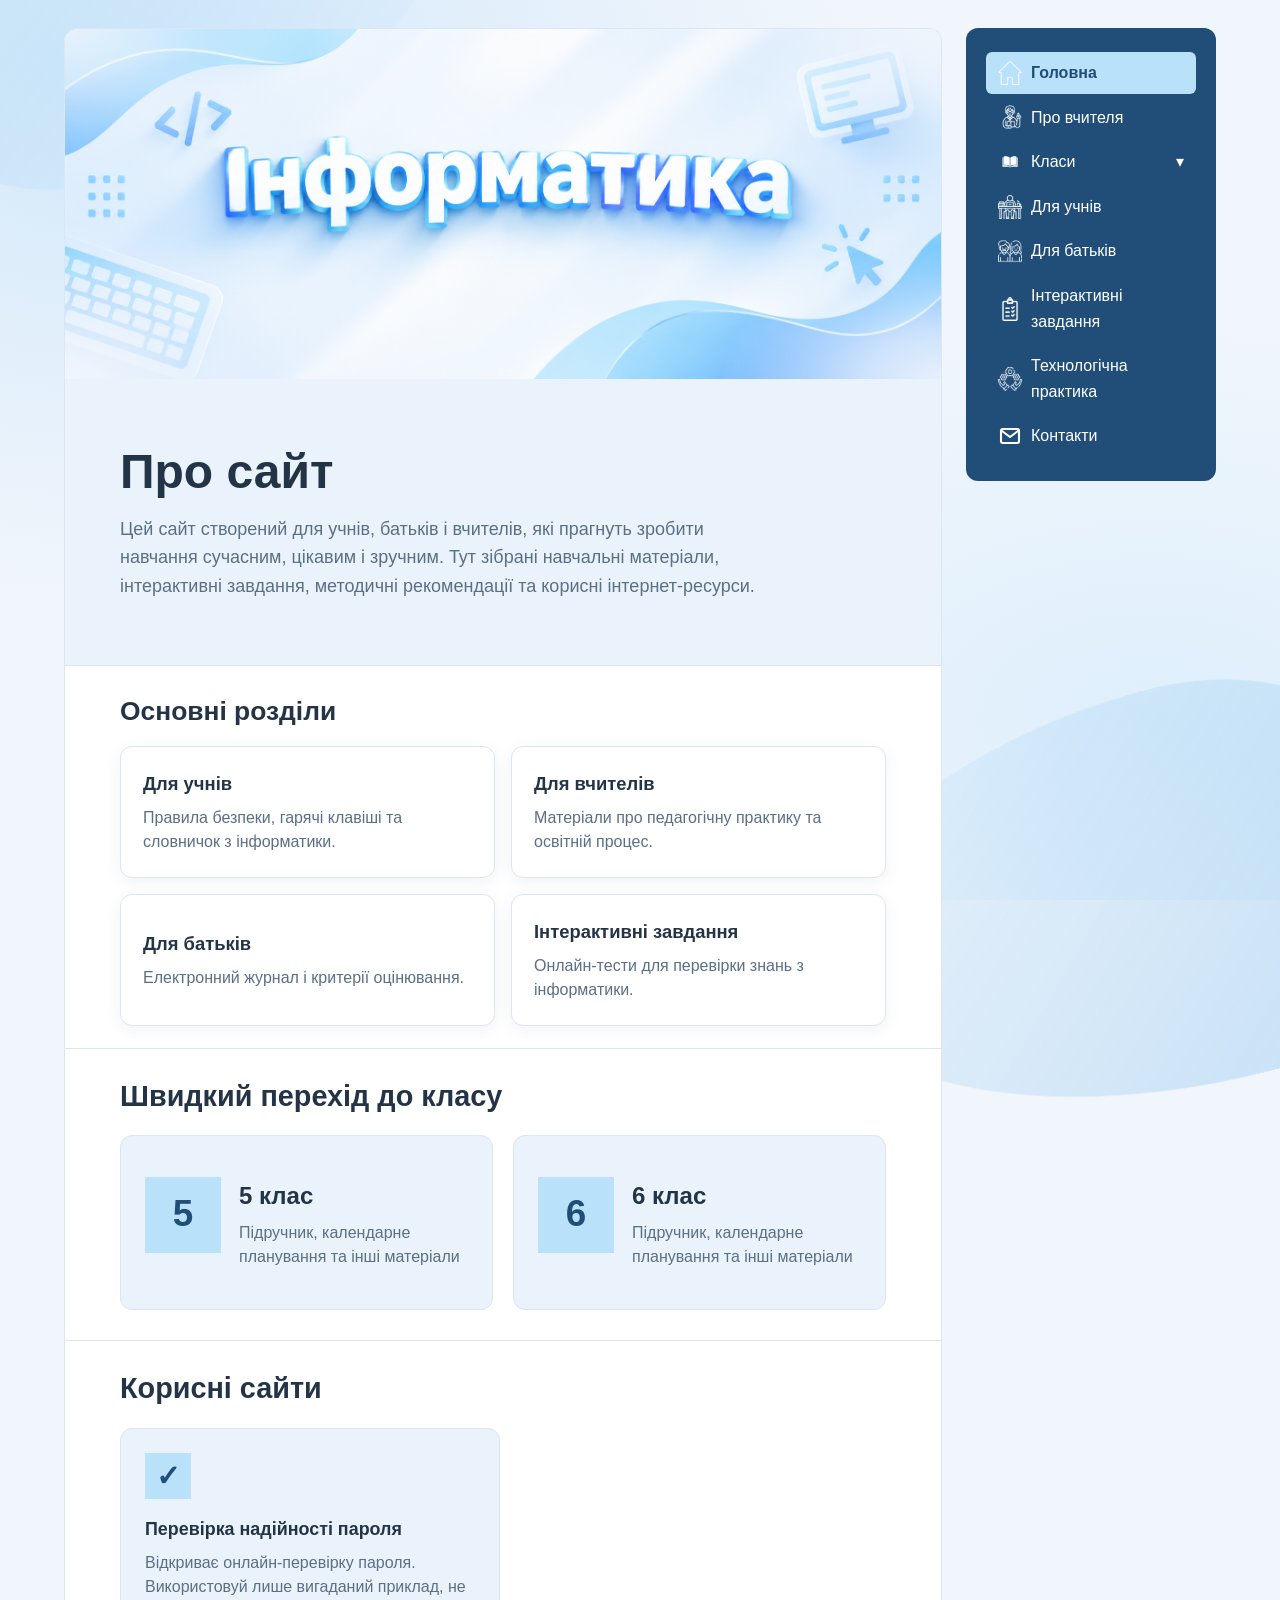
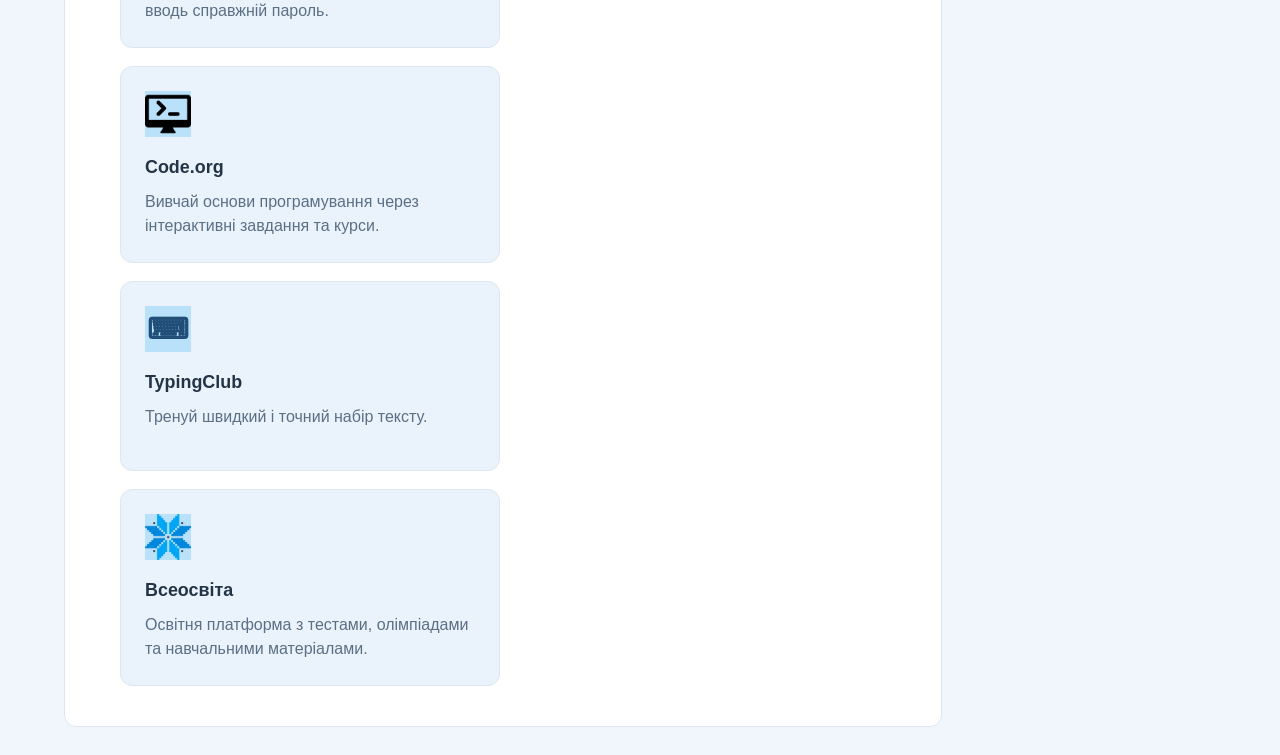
<file: index.html>
<!doctype html>
<html lang="uk">
<head>
  <meta charset="utf-8">
  <meta name="viewport" content="width=device-width, initial-scale=1">
  <meta name="description" content="Про навчальний сайт з інформатики для учнів, батьків і вчителів.">
  <title>Про сайт — інформатика</title>
  <link rel="stylesheet" href="style.css">
  <script src="script.js" defer></script>
</head>
<body class="home-page">
  <a class="skip-link" href="#main">Перейти до вмісту</a>
  <div class="site-shell">
    <main class="main-content" id="main">
      <header class="home-banner">
      </header>
      <header class="intro" id="home">
        <h1>Про сайт</h1>
        <p class="lead">Цей сайт створений для учнів, батьків і вчителів, які прагнуть зробити навчання сучасним, цікавим і зручним. Тут зібрані навчальні матеріали, інтерактивні завдання, методичні рекомендації та корисні інтернет-ресурси.</p>
      </header>
      <section class="home-section-links" aria-labelledby="home-section-links-heading">
        <h2 id="home-section-links-heading">Основні розділи</h2>
        <div class="home-section-grid">
          <a class="home-section-card" href="ychni.html">
            <span class="home-section-title">Для учнів</span>
            <span class="home-section-description">Правила безпеки, гарячі клавіші та словничок з інформатики.</span>
          </a>
          <a class="home-section-card" href="practice.html">
            <span class="home-section-title">Для вчителів</span>
            <span class="home-section-description">Матеріали про педагогічну практику та освітній процес.</span>
          </a>
          <a class="home-section-card" href="parents.html">
            <span class="home-section-title">Для батьків</span>
            <span class="home-section-description">Електронний журнал і критерії оцінювання.</span>
          </a>
          <a class="home-section-card" href="materials.html">
            <span class="home-section-title">Інтерактивні завдання</span>
            <span class="home-section-description">Онлайн-тести для перевірки знань з інформатики.</span>
          </a>
        </div>
      </section>
      <section class="quick-classes" aria-labelledby="quick-classes-heading">
        <h2 id="quick-classes-heading">Швидкий перехід до класу</h2>
        <div class="quick-class-tiles">
          <a class="quick-class-tile" href="5clas.html">
            <span class="quick-class-number" aria-hidden="true">5</span>
            <span class="quick-class-title">5 клас</span>
            <span class="quick-class-description">Підручник, календарне планування та інші матеріали</span>
          </a>
          <a class="quick-class-tile" href="6clas.html">
            <span class="quick-class-number" aria-hidden="true">6</span>
            <span class="quick-class-title">6 клас</span>
            <span class="quick-class-description">Підручник, календарне планування та інші матеріали</span>
          </a>
        </div>
      </section>
      <section class="useful-sites" aria-labelledby="useful-sites-heading">
        <h2 id="useful-sites-heading">Корисні сайти</h2>
        <div class="useful-site-list">
          <a class="useful-site-tile" href="https://2ip.io/ua/passcheck/" target="_blank" rel="noopener">
            <span class="useful-site-icon" aria-hidden="true">✓</span>
            <span class="useful-site-title">Перевірка надійності пароля</span>
            <span class="useful-site-description">Відкриває онлайн-перевірку пароля. Використовуй лише вигаданий приклад, не вводь справжній пароль.</span>
          </a>
          <a class="useful-site-tile" href="https://code.org/" target="_blank" rel="noopener">
            <span class="useful-site-icon" aria-hidden="true"><img src="images/codeorg-icon.png" alt=""></span>
            <span class="useful-site-title">Code.org</span>
            <span class="useful-site-description">Вивчай основи програмування через інтерактивні завдання та курси.</span>
          </a>
          <a class="useful-site-tile" href="https://www.typingclub.com/" target="_blank" rel="noopener">
            <span class="useful-site-icon" aria-hidden="true">⌨</span>
            <span class="useful-site-title">TypingClub</span>
            <span class="useful-site-description">Тренуй швидкий і точний набір тексту.</span>
          </a>
          <a class="useful-site-tile" href="https://vseosvita.ua/" target="_blank" rel="noopener">
            <span class="useful-site-icon" aria-hidden="true"><img src="images/vseosvita-icon.png" alt=""></span>
            <span class="useful-site-title">Всеосвіта</span>
            <span class="useful-site-description">Освітня платформа з тестами, олімпіадами та навчальними матеріалами.</span>
          </a>
        </div>
      </section>    </main>

    <aside class="sidebar">
      <button class="menu-toggle" type="button" aria-expanded="false" aria-controls="site-navigation">Меню</button>
      <nav class="navigation" id="site-navigation" aria-label="Головна навігація">
        <a class="nav-link nav-home-link active" href="index.html" aria-current="page"><img class="nav-home-icon" width="24" height="24" src="images/home-icon.png" alt="" aria-hidden="true"><span>Головна</span></a>
        <a class="nav-link nav-icon-link" href="about.html"><img class="nav-icon" width="24" height="24" src="images/teacher-icon.png" alt="" aria-hidden="true"><span>Про вчителя</span></a>
        <div class="nav-group">
          <button class="nav-link class-toggle" type="button" aria-expanded="false" aria-controls="class-submenu"><span class="nav-icon-label"><img class="nav-icon" width="24" height="24" src="images/book-menu-icon.png" alt="" aria-hidden="true"><span>Класи</span></span><span class="arrow" aria-hidden="true">▾</span></button>
          <div class="submenu" id="class-submenu" hidden>
            <a class="submenu-link" href="5clas.html">5 клас</a>
            <a class="submenu-link" href="6clas.html">6 клас</a>
          </div>
        </div>
        <a class="nav-link nav-icon-link" href="ychni.html"><img class="nav-icon" width="24" height="24" src="images/students-icon.png" alt="" aria-hidden="true"><span>Для учнів</span></a>
        <a class="nav-link nav-icon-link" href="parents.html"><img class="nav-icon" width="24" height="24" src="images/parents-icon.png" alt="" aria-hidden="true"><span>Для батьків</span></a>
        <a class="nav-link nav-icon-link" href="materials.html"><img class="nav-icon" width="24" height="24" src="images/materials-icon.png" alt="" aria-hidden="true"><span>Інтерактивні завдання</span></a>
        <a class="nav-link nav-icon-link" href="practice.html"><img class="nav-icon" width="24" height="24" src="images/practice-icon.png" alt="" aria-hidden="true"><span>Технологічна практика</span></a>
        <button class="nav-link contact-nav-button" type="button" data-contact-open><img class="nav-icon" width="24" height="24" src="images/contact-menu-icon.svg" alt="" aria-hidden="true"><span>Контакти</span></button>
      </nav>
    </aside>
  </div>
      <dialog class="contact-dialog" aria-labelledby="contact-dialog-title">
        <div class="contact-dialog-content">
          <button class="contact-dialog-close" type="button" aria-label="Закрити" data-contact-close>×</button>
          <h2 id="contact-dialog-title">Контактна інформація</h2>
          <p class="contact-dialog-name">Цимбал Владислав</p>
          <p>Автор навчального сайту з інформатики.</p>
          <p>Телефон: 0936633279</p>
          <p>Електронна пошта: tsimbalvlad527@gmail.com</p>
        </div>
      </dialog>
</body>
</html>
</file>
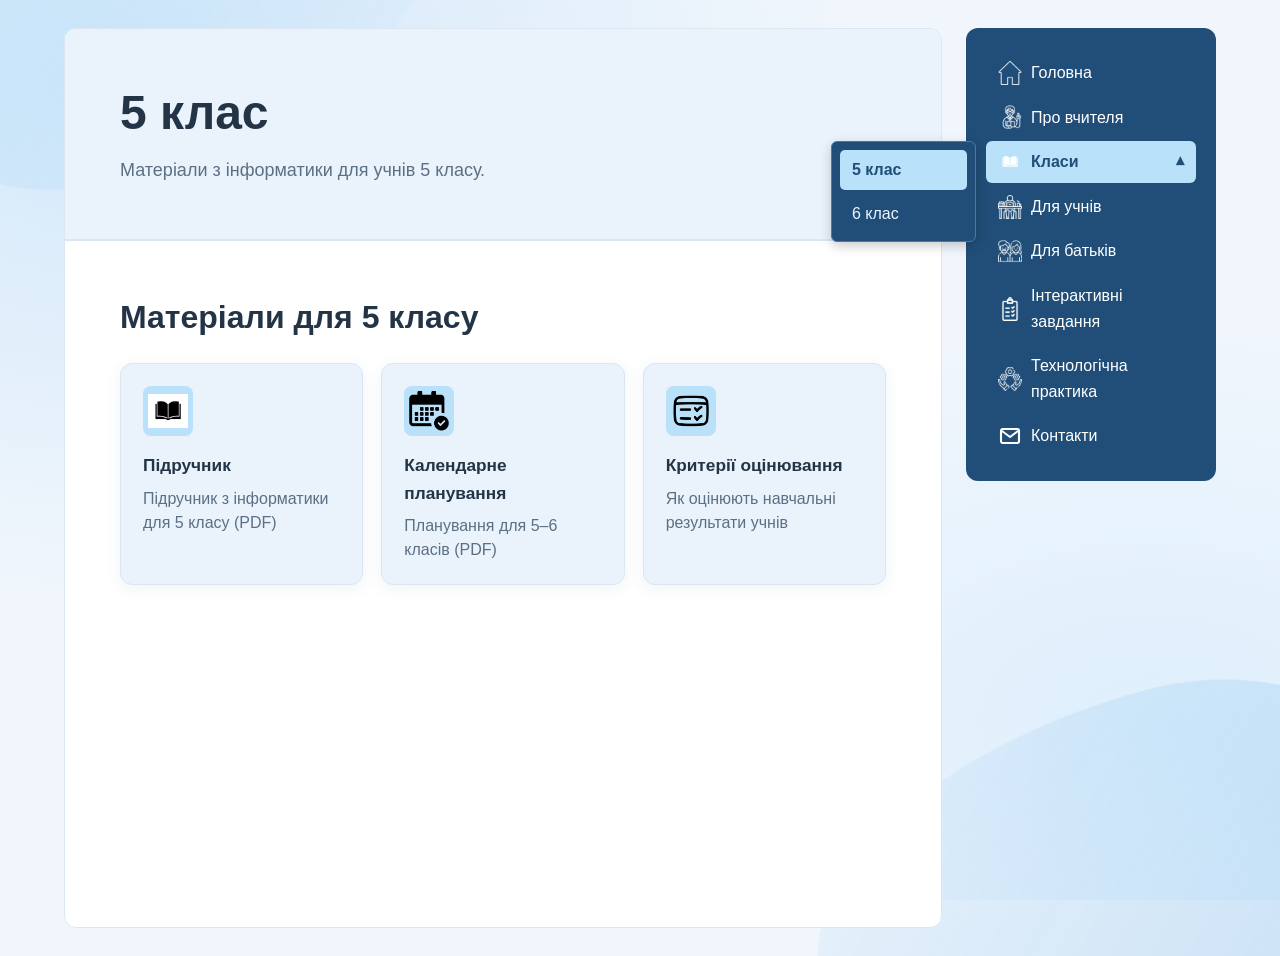
<file: 5clas.html>
<!doctype html>
<html lang="uk">
<head>
  <meta charset="utf-8">
  <meta name="viewport" content="width=device-width, initial-scale=1">
  <meta name="description" content="Навчальні матеріали з інформатики для 5 класу.">
  <title>5 клас — інформатика</title>
  <link rel="stylesheet" href="style.css">
  <script src="script.js" defer></script>
</head>
<body>
  <a class="skip-link" href="#main">Перейти до вмісту</a>
  <div class="site-shell">
    <main class="main-content" id="main">
      <header class="page-heading">
        <h1>5 клас</h1>
        <p class="lead">Матеріали з інформатики для учнів 5 класу.</p>
      </header>
      <section class="book-section" aria-labelledby="book-heading">
        <h2 id="book-heading">Матеріали для 5 класу</h2>
        <div class="resource-tiles">
          <a class="resource-tile" href="documents/informatyka_5_klas_bios_2022.pdf" target="_blank" rel="noopener">
            <span class="tile-icon" aria-hidden="true"><img src="images/book-icon.png" alt=""></span>
            <span class="tile-title">Підручник</span>
            <span class="tile-description">Підручник з інформатики для 5 класу (PDF)</span>
          </a>
          <a class="resource-tile" href="documents/kalendarne_inform-5kl.pdf" target="_blank" rel="noopener">
            <span class="tile-icon" aria-hidden="true"><img src="images/calendar-icon.png" alt=""></span>
            <span class="tile-title">Календарне планування</span>
            <span class="tile-description">Планування для 5–6 класів (PDF)</span>
          </a>
          <a class="resource-tile" href="https://naurok.com.ua/kriteri-ocinyuvannya-rezultativ-navchannya-uchniv-5-9-klasiv-z-informatiki-yaki-zdobuvayut-osvitu-vidpovidno-do-novogo-derzhavnogo-standartu-bazovo-seredno-osviti-nush-skladeno-zgi-425126.html" target="_blank" rel="noopener">
            <span class="tile-icon" aria-hidden="true"><img src="images/criteria-icon.png" alt=""></span>
            <span class="tile-title">Критерії оцінювання</span>
            <span class="tile-description">Як оцінюють навчальні результати учнів</span>
          </a>
        </div>
      </section>
    </main>
    <aside class="sidebar">
      <button class="menu-toggle" type="button" aria-expanded="false" aria-controls="site-navigation">Меню</button>
      <nav class="navigation" id="site-navigation" aria-label="Головна навігація">
        <a class="nav-link nav-home-link" href="index.html"><img class="nav-home-icon" width="24" height="24" src="images/home-icon.png" alt="" aria-hidden="true"><span>Головна</span></a>
        <a class="nav-link nav-icon-link" href="about.html"><img class="nav-icon" width="24" height="24" src="images/teacher-icon.png" alt="" aria-hidden="true"><span>Про вчителя</span></a>
        <div class="nav-group">
          <button class="nav-link class-toggle active" type="button" aria-expanded="true" aria-controls="class-submenu"><span class="nav-icon-label"><img class="nav-icon" width="24" height="24" src="images/book-menu-icon.png" alt="" aria-hidden="true"><span>Класи</span></span><span class="arrow" aria-hidden="true">▾</span></button>
          <div class="submenu" id="class-submenu">
            <a class="submenu-link active" href="5clas.html" aria-current="page">5 клас</a>
            <a class="submenu-link " href="6clas.html" >6 клас</a>
          </div>
        </div>
        <a class="nav-link nav-icon-link" href="ychni.html"><img class="nav-icon" width="24" height="24" src="images/students-icon.png" alt="" aria-hidden="true"><span>Для учнів</span></a>
        <a class="nav-link nav-icon-link" href="parents.html"><img class="nav-icon" width="24" height="24" src="images/parents-icon.png" alt="" aria-hidden="true"><span>Для батьків</span></a>
        <a class="nav-link nav-icon-link" href="materials.html"><img class="nav-icon" width="24" height="24" src="images/materials-icon.png" alt="" aria-hidden="true"><span>Інтерактивні завдання</span></a>
        <a class="nav-link nav-icon-link" href="practice.html"><img class="nav-icon" width="24" height="24" src="images/practice-icon.png" alt="" aria-hidden="true"><span>Технологічна практика</span></a>
        <button class="nav-link contact-nav-button" type="button" data-contact-open><img class="nav-icon" width="24" height="24" src="images/contact-menu-icon.svg" alt="" aria-hidden="true"><span>Контакти</span></button>
      </nav>
    </aside>
  </div>
      <dialog class="contact-dialog" aria-labelledby="contact-dialog-title">
        <div class="contact-dialog-content">
          <button class="contact-dialog-close" type="button" aria-label="Закрити" data-contact-close>×</button>
          <h2 id="contact-dialog-title">Контактна інформація</h2>
          <p class="contact-dialog-name">Цимбал Владислав</p>
          <p>Автор навчального сайту з інформатики.</p>
          <p>Телефон: 0936633279</p>
          <p>Електронна пошта: tsimbalvlad527@gmail.com</p>
        </div>
      </dialog>
</body>
</html>
</file>
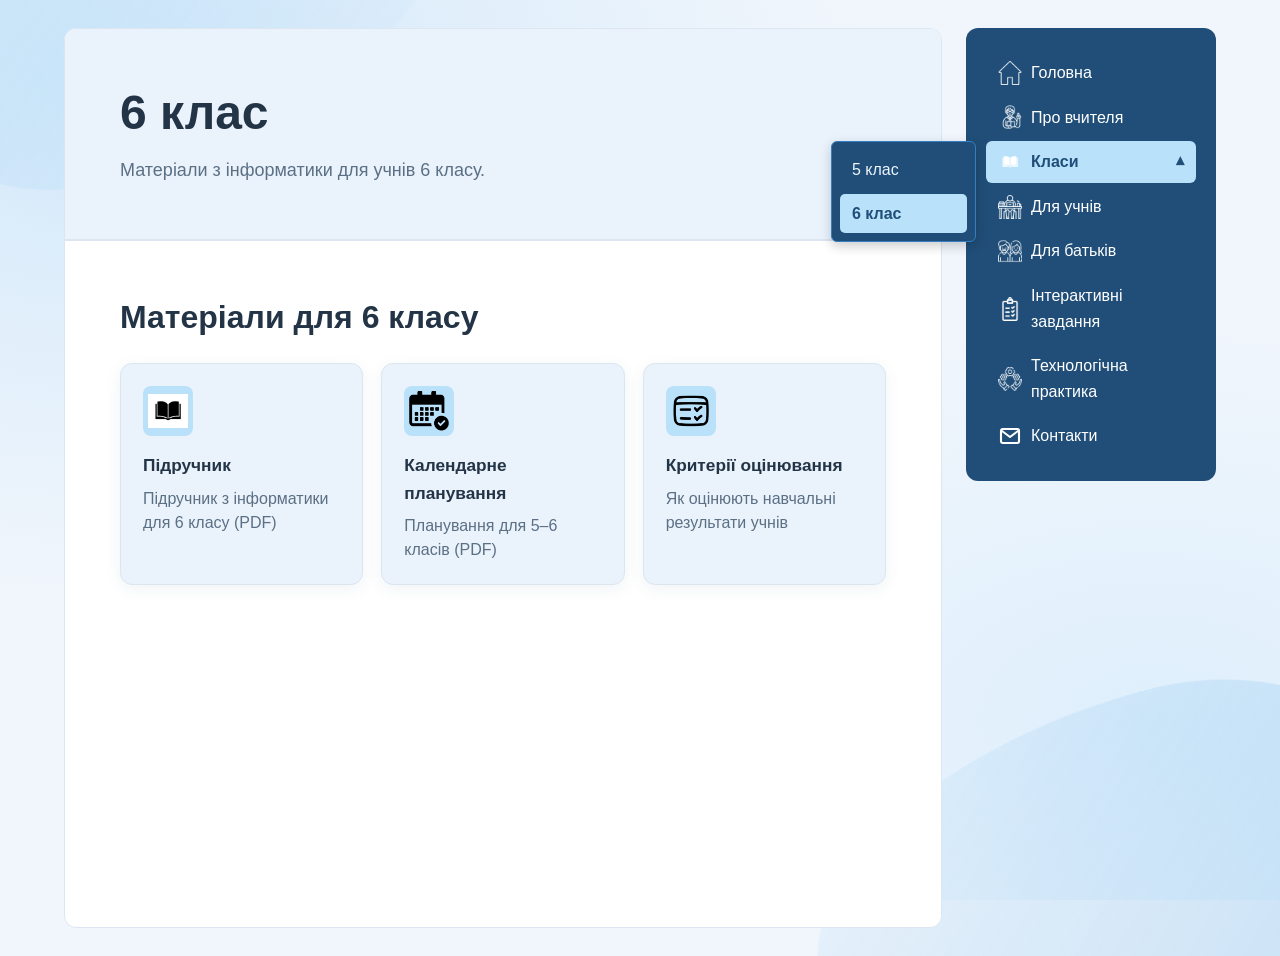
<file: 6clas.html>
<!doctype html>
<html lang="uk">
<head>
  <meta charset="utf-8">
  <meta name="viewport" content="width=device-width, initial-scale=1">
  <meta name="description" content="Навчальні матеріали з інформатики для 6 класу.">
  <title>6 клас — інформатика</title>
  <link rel="stylesheet" href="style.css">
  <script src="script.js" defer></script>
</head>
<body>
  <a class="skip-link" href="#main">Перейти до вмісту</a>
  <div class="site-shell">
    <main class="main-content" id="main">
      <header class="page-heading">
        <h1>6 клас</h1>
        <p class="lead">Матеріали з інформатики для учнів 6 класу.</p>
      </header>
      <section class="book-section" aria-labelledby="book-heading">
        <h2 id="book-heading">Матеріали для 6 класу</h2>
                <div class="resource-tiles">
          <a class="resource-tile" href="documents/Informatyka-6-klas-Bios-2023.pdf" target="_blank" rel="noopener">
            <span class="tile-icon" aria-hidden="true"><img src="images/book-icon.png" alt=""></span>
            <span class="tile-title">Підручник</span>
            <span class="tile-description">Підручник з інформатики для 6 класу (PDF)</span>
          </a>
          <a class="resource-tile" href="documents/kalendarne_inform-5kl.pdf" target="_blank" rel="noopener">
            <span class="tile-icon" aria-hidden="true"><img src="images/calendar-icon.png" alt=""></span>
            <span class="tile-title">Календарне планування</span>
            <span class="tile-description">Планування для 5–6 класів (PDF)</span>
          </a>
          <a class="resource-tile" href="https://naurok.com.ua/kriteri-ocinyuvannya-rezultativ-navchannya-uchniv-5-9-klasiv-z-informatiki-yaki-zdobuvayut-osvitu-vidpovidno-do-novogo-derzhavnogo-standartu-bazovo-seredno-osviti-nush-skladeno-zgi-425126.html" target="_blank" rel="noopener">
            <span class="tile-icon" aria-hidden="true"><img src="images/criteria-icon.png" alt=""></span>
            <span class="tile-title">Критерії оцінювання</span>
            <span class="tile-description">Як оцінюють навчальні результати учнів</span>
          </a>
        </div>
      </section>
    </main>
    <aside class="sidebar">
      <button class="menu-toggle" type="button" aria-expanded="false" aria-controls="site-navigation">Меню</button>
      <nav class="navigation" id="site-navigation" aria-label="Головна навігація">
        <a class="nav-link nav-home-link" href="index.html"><img class="nav-home-icon" width="24" height="24" src="images/home-icon.png" alt="" aria-hidden="true"><span>Головна</span></a>
        <a class="nav-link nav-icon-link" href="about.html"><img class="nav-icon" width="24" height="24" src="images/teacher-icon.png" alt="" aria-hidden="true"><span>Про вчителя</span></a>
        <div class="nav-group">
          <button class="nav-link class-toggle active" type="button" aria-expanded="true" aria-controls="class-submenu"><span class="nav-icon-label"><img class="nav-icon" width="24" height="24" src="images/book-menu-icon.png" alt="" aria-hidden="true"><span>Класи</span></span><span class="arrow" aria-hidden="true">▾</span></button>
          <div class="submenu" id="class-submenu">
            <a class="submenu-link " href="5clas.html" >5 клас</a>
            <a class="submenu-link active" href="6clas.html" aria-current="page">6 клас</a>
          </div>
        </div>
        <a class="nav-link nav-icon-link" href="ychni.html"><img class="nav-icon" width="24" height="24" src="images/students-icon.png" alt="" aria-hidden="true"><span>Для учнів</span></a>
        <a class="nav-link nav-icon-link" href="parents.html"><img class="nav-icon" width="24" height="24" src="images/parents-icon.png" alt="" aria-hidden="true"><span>Для батьків</span></a>
        <a class="nav-link nav-icon-link" href="materials.html"><img class="nav-icon" width="24" height="24" src="images/materials-icon.png" alt="" aria-hidden="true"><span>Інтерактивні завдання</span></a>
        <a class="nav-link nav-icon-link" href="practice.html"><img class="nav-icon" width="24" height="24" src="images/practice-icon.png" alt="" aria-hidden="true"><span>Технологічна практика</span></a>
        <button class="nav-link contact-nav-button" type="button" data-contact-open><img class="nav-icon" width="24" height="24" src="images/contact-menu-icon.svg" alt="" aria-hidden="true"><span>Контакти</span></button>
      </nav>
    </aside>
  </div>
      <dialog class="contact-dialog" aria-labelledby="contact-dialog-title">
        <div class="contact-dialog-content">
          <button class="contact-dialog-close" type="button" aria-label="Закрити" data-contact-close>×</button>
          <h2 id="contact-dialog-title">Контактна інформація</h2>
          <p class="contact-dialog-name">Цимбал Владислав</p>
          <p>Автор навчального сайту з інформатики.</p>
          <p>Телефон: 0936633279</p>
          <p>Електронна пошта: tsimbalvlad527@gmail.com</p>
        </div>
      </dialog>
</body>
</html>
</file>
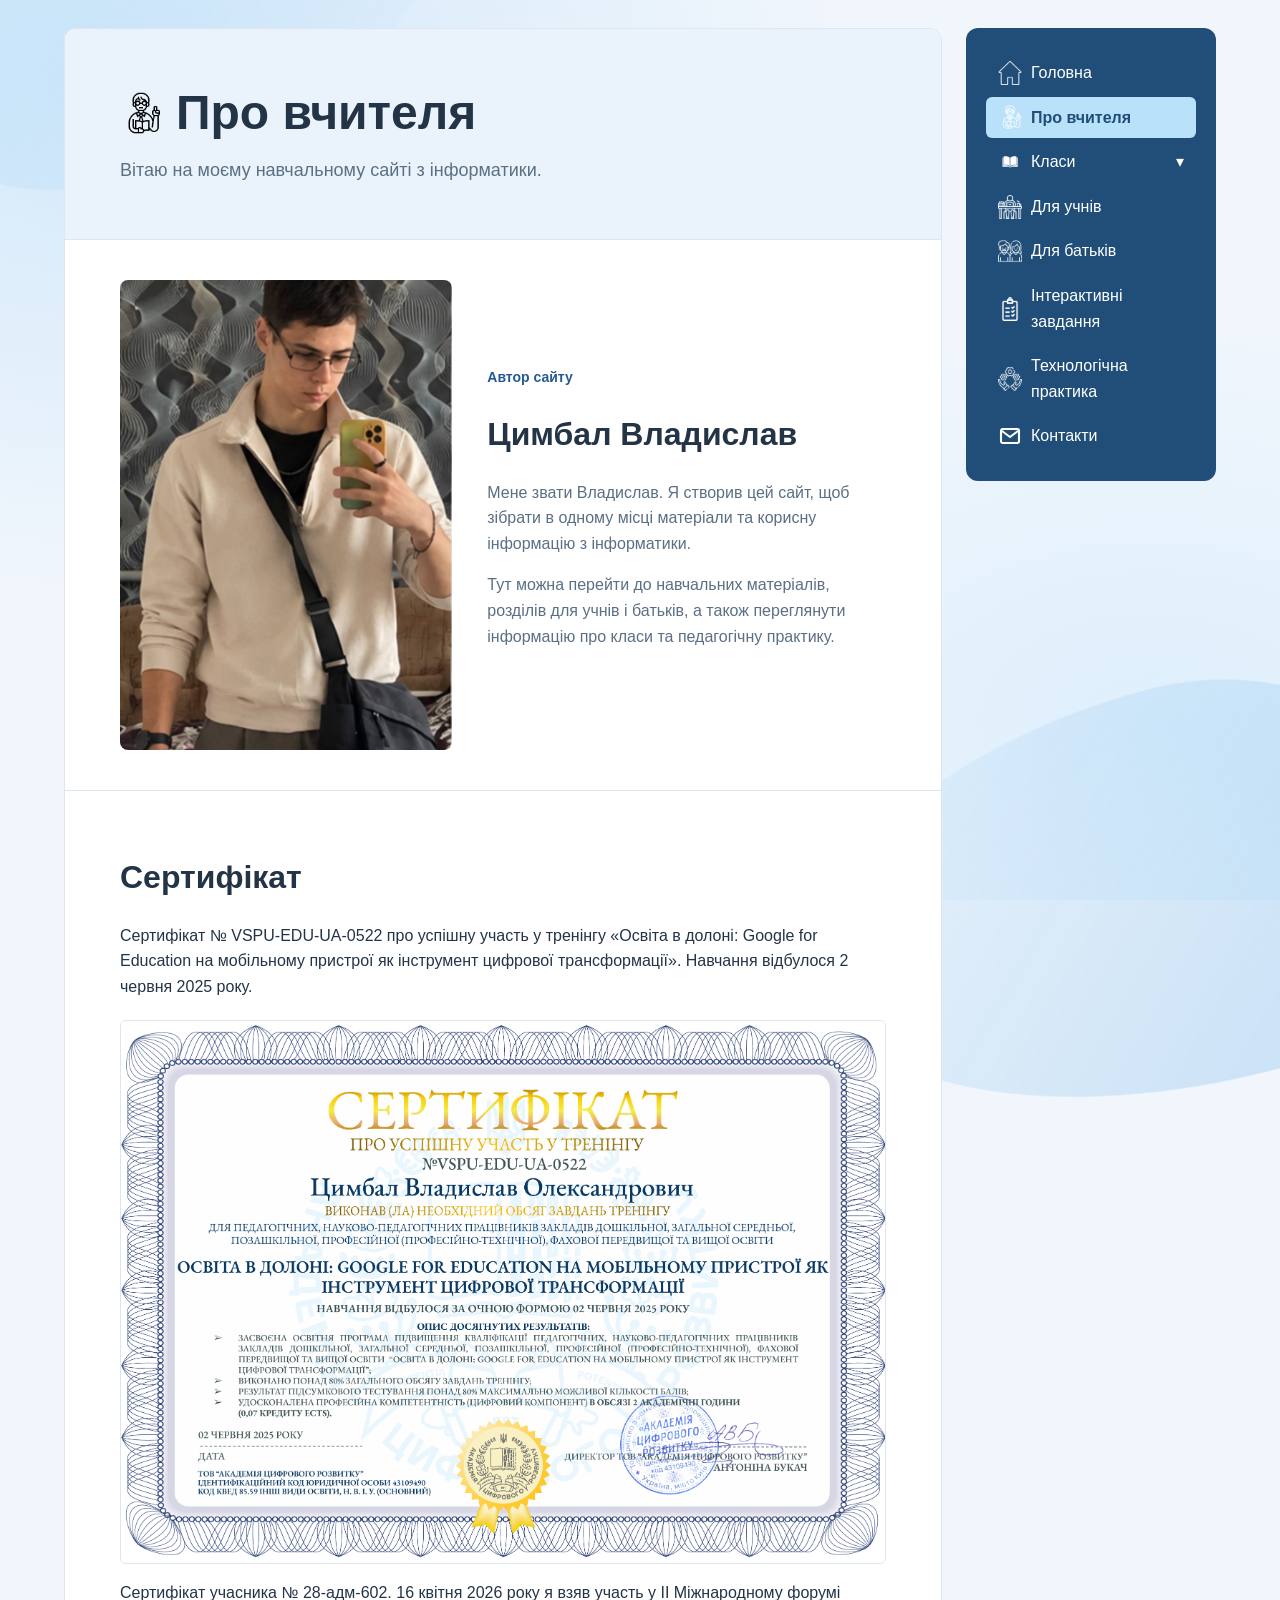
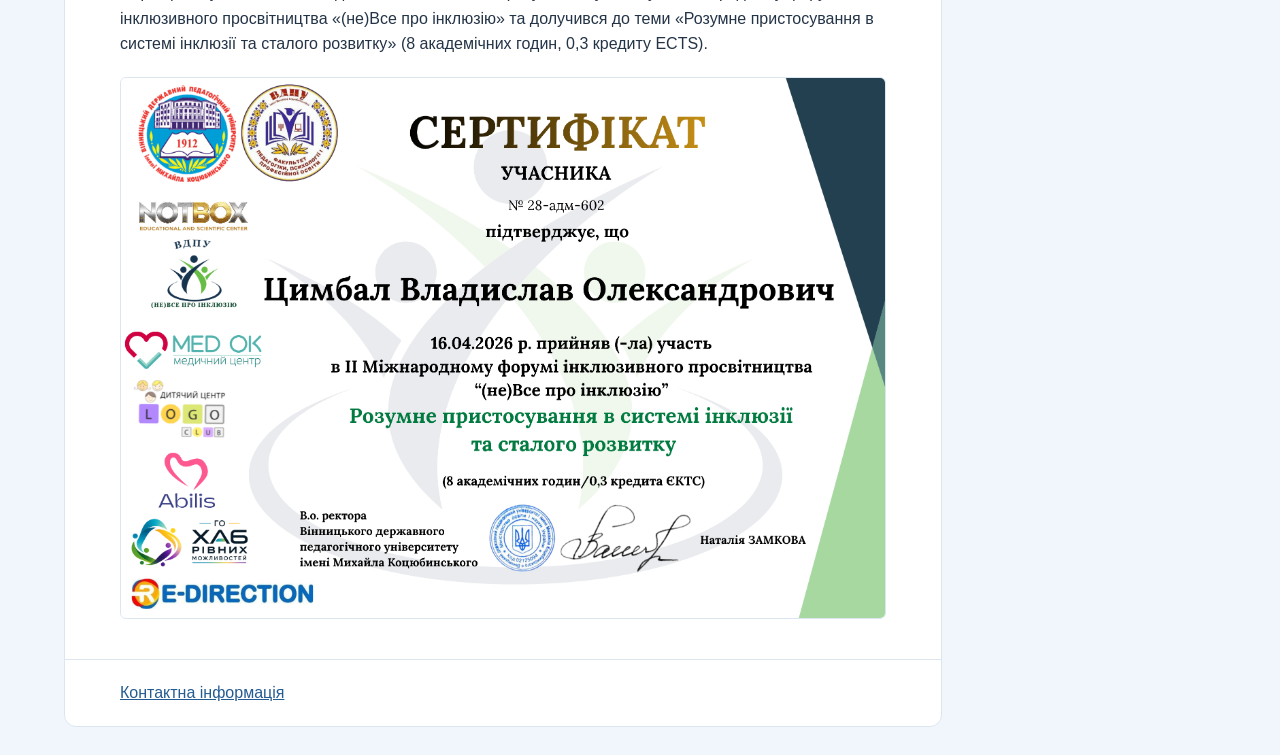
<file: about.html>
<!doctype html>
<html lang="uk">
<head>
  <meta charset="utf-8">
  <meta name="viewport" content="width=device-width, initial-scale=1">
  <meta name="description" content="Сторінка Цимбала Владислава — автора навчального сайту з інформатики.">
  <title>Про вчителя — Цимбал Владислав</title>
  <link rel="stylesheet" href="style.css">
  <script src="script.js" defer></script>
</head>
<body>
  <a class="skip-link" href="#main">Перейти до вмісту</a>
  <div class="site-shell">
    <main class="main-content" id="main">
      <header class="page-heading">
        <h1 class="about-heading-title">
          <img class="about-heading-icon" src="images/teacher-icon.png" alt="" aria-hidden="true">
          <span>Про вчителя</span>
        </h1>
        <p class="lead">Вітаю на моєму навчальному сайті з інформатики.</p>
      </header>

      <section class="about-profile" aria-labelledby="name-heading">
        <img class="about-photo" src="images/vladyslav.jpg" alt="Портрет Владислава Цимбала" width="960" height="1280">
        <div class="about-copy">
          <p class="eyebrow">Автор сайту</p>
          <h2 id="name-heading">Цимбал Владислав</h2>
          <p>Мене звати Владислав. Я створив цей сайт, щоб зібрати в одному місці матеріали та корисну інформацію з інформатики.</p>
          <p>Тут можна перейти до навчальних матеріалів, розділів для учнів і батьків, а також переглянути інформацію про класи та педагогічну практику.</p>
        </div>
      </section>


      <section class="certificate-section" aria-labelledby="certificate-heading">
        <h2 id="certificate-heading">Сертифікат</h2>
        <p>Сертифікат № VSPU-EDU-UA-0522 про успішну участь у тренінгу «Освіта в долоні: Google for Education на мобільному пристрої як інструмент цифрової трансформації». Навчання відбулося 2 червня 2025 року.</p>
        <img class="certificate-image" src="documents/certificate-page-1.png" alt="Сертифікат Цимбала Владислава Олександровича № VSPU-EDU-UA-0522 про участь у тренінгу з Google for Education">
        <p>Сертифікат учасника № 28-адм-602. 16 квітня 2026 року я взяв участь у ІІ Міжнародному форумі інклюзивного просвітництва «(не)Все про інклюзію» та долучився до теми «Розумне пристосування в системі інклюзії та сталого розвитку» (8 академічних годин, 0,3 кредиту ECTS).</p>
        <img class="certificate-image" src="documents/certificate-inclusion.png" alt="Сертифікат учасника № 28-адм-602 про участь Цимбала Владислава у ІІ Міжнародному форумі інклюзивного просвітництва 16 квітня 2026 року">
      </section>
      <footer class="footer">
        <button class="footer-contact-button" type="button" data-contact-open>Контактна інформація</button>
      </footer>
      <dialog class="contact-dialog" aria-labelledby="contact-dialog-title">
        <div class="contact-dialog-content">
          <button class="contact-dialog-close" type="button" aria-label="Закрити" data-contact-close>×</button>
          <h2 id="contact-dialog-title">Контактна інформація</h2>
          <p class="contact-dialog-name">Цимбал Владислав</p>
          <p>Автор навчального сайту з інформатики.</p>
          <p>Телефон: 0936633279</p>
          <p>Електронна пошта: tsimbalvlad527@gmail.com</p>
        </div>
      </dialog>
    </main>

    <aside class="sidebar">
      <button class="menu-toggle" type="button" aria-expanded="false" aria-controls="site-navigation">Меню</button>
      <nav class="navigation" id="site-navigation" aria-label="Головна навігація">
        <a class="nav-link nav-home-link" href="index.html"><img class="nav-home-icon" width="24" height="24" src="images/home-icon.png" alt="" aria-hidden="true"><span>Головна</span></a>
        <a class="nav-link nav-icon-link active" href="about.html" aria-current="page"><img class="nav-icon" width="24" height="24" src="images/teacher-icon.png" alt="" aria-hidden="true"><span>Про вчителя</span></a>
        <div class="nav-group">
          <button class="nav-link class-toggle" type="button" aria-expanded="false" aria-controls="class-submenu"><span class="nav-icon-label"><img class="nav-icon" width="24" height="24" src="images/book-menu-icon.png" alt="" aria-hidden="true"><span>Класи</span></span><span class="arrow" aria-hidden="true">▾</span></button>
          <div class="submenu" id="class-submenu" hidden>
            <a class="submenu-link" href="5clas.html">5 клас</a>
            <a class="submenu-link" href="6clas.html">6 клас</a>
          </div>
        </div>
        <a class="nav-link nav-icon-link" href="ychni.html"><img class="nav-icon" width="24" height="24" src="images/students-icon.png" alt="" aria-hidden="true"><span>Для учнів</span></a>
        <a class="nav-link nav-icon-link" href="parents.html"><img class="nav-icon" width="24" height="24" src="images/parents-icon.png" alt="" aria-hidden="true"><span>Для батьків</span></a>
        <a class="nav-link nav-icon-link" href="materials.html"><img class="nav-icon" width="24" height="24" src="images/materials-icon.png" alt="" aria-hidden="true"><span>Інтерактивні завдання</span></a>
        <a class="nav-link nav-icon-link" href="practice.html"><img class="nav-icon" width="24" height="24" src="images/practice-icon.png" alt="" aria-hidden="true"><span>Технологічна практика</span></a>
        <button class="nav-link contact-nav-button" type="button" data-contact-open><img class="nav-icon" width="24" height="24" src="images/contact-menu-icon.svg" alt="" aria-hidden="true"><span>Контакти</span></button>
      </nav>
    </aside>
  </div>
</body>
</html>
</file>
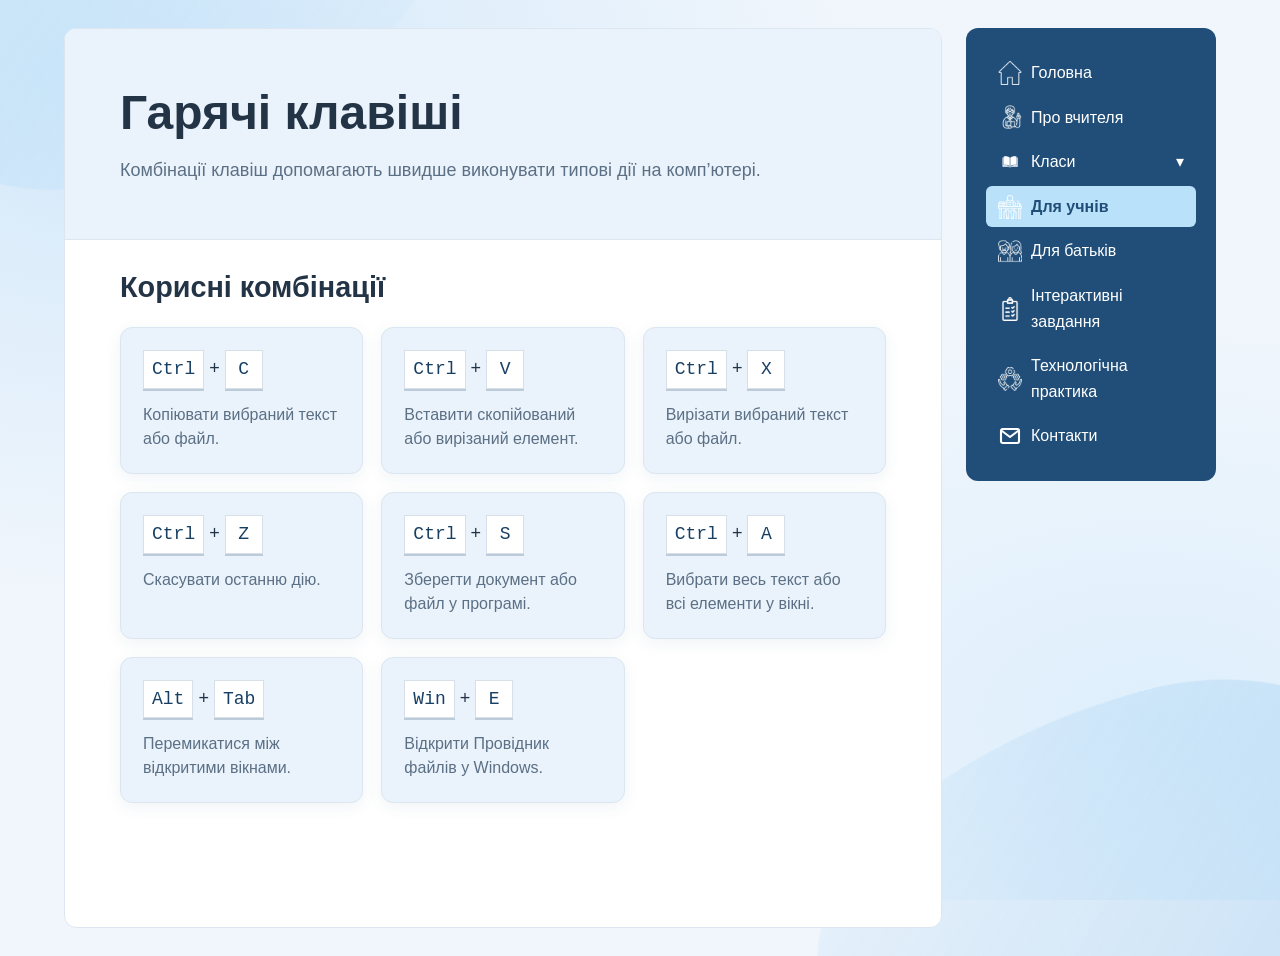
<file: hotkeys.html>
<!doctype html>
<html lang="uk">
<head>
  <meta charset="utf-8">
  <meta name="viewport" content="width=device-width, initial-scale=1">
  <meta name="description" content="Корисні комбінації клавіш для навчання та роботи за комп’ютером.">
  <title>Гарячі клавіші — для учнів</title>
  <link rel="stylesheet" href="style.css">
  <script src="script.js" defer></script>
</head>
<body>
  <a class="skip-link" href="#main">Перейти до вмісту</a>
  <div class="site-shell">
    <main class="main-content" id="main">
      <header class="page-heading">
        <h1>Гарячі клавіші</h1>
        <p class="lead">Комбінації клавіш допомагають швидше виконувати типові дії на комп’ютері.</p>
      </header>
      <section class="hotkeys-section" aria-labelledby="hotkeys-heading">
        <h2 id="hotkeys-heading">Корисні комбінації</h2>
        <div class="hotkey-grid">
          <article class="hotkey-card"><kbd>Ctrl</kbd> + <kbd>C</kbd><p>Копіювати вибраний текст або файл.</p></article>
          <article class="hotkey-card"><kbd>Ctrl</kbd> + <kbd>V</kbd><p>Вставити скопійований або вирізаний елемент.</p></article>
          <article class="hotkey-card"><kbd>Ctrl</kbd> + <kbd>X</kbd><p>Вирізати вибраний текст або файл.</p></article>
          <article class="hotkey-card"><kbd>Ctrl</kbd> + <kbd>Z</kbd><p>Скасувати останню дію.</p></article>
          <article class="hotkey-card"><kbd>Ctrl</kbd> + <kbd>S</kbd><p>Зберегти документ або файл у програмі.</p></article>
          <article class="hotkey-card"><kbd>Ctrl</kbd> + <kbd>A</kbd><p>Вибрати весь текст або всі елементи у вікні.</p></article>
          <article class="hotkey-card"><kbd>Alt</kbd> + <kbd>Tab</kbd><p>Перемикатися між відкритими вікнами.</p></article>
          <article class="hotkey-card"><kbd>Win</kbd> + <kbd>E</kbd><p>Відкрити Провідник файлів у Windows.</p></article>
        </div>
      </section>
    </main>
    <aside class="sidebar">
      <button class="menu-toggle" type="button" aria-expanded="false" aria-controls="site-navigation">Меню</button>
      <nav class="navigation" id="site-navigation" aria-label="Головна навігація">
        <a class="nav-link nav-home-link" href="index.html"><img class="nav-home-icon" width="24" height="24" src="images/home-icon.png" alt="" aria-hidden="true"><span>Головна</span></a>
        <a class="nav-link nav-icon-link" href="about.html"><img class="nav-icon" width="24" height="24" src="images/teacher-icon.png" alt="" aria-hidden="true"><span>Про вчителя</span></a>
        <div class="nav-group">
          <button class="nav-link class-toggle" type="button" aria-expanded="false" aria-controls="class-submenu"><span class="nav-icon-label"><img class="nav-icon" width="24" height="24" src="images/book-menu-icon.png" alt="" aria-hidden="true"><span>Класи</span></span><span class="arrow" aria-hidden="true">▾</span></button>
          <div class="submenu" id="class-submenu" hidden><a class="submenu-link" href="5clas.html">5 клас</a><a class="submenu-link" href="6clas.html">6 клас</a></div>
        </div>
        <a class="nav-link nav-icon-link active" href="ychni.html" aria-current="page"><img class="nav-icon" width="24" height="24" src="images/students-icon.png" alt="" aria-hidden="true"><span>Для учнів</span></a>
        <a class="nav-link nav-icon-link" href="parents.html"><img class="nav-icon" width="24" height="24" src="images/parents-icon.png" alt="" aria-hidden="true"><span>Для батьків</span></a>
        <a class="nav-link nav-icon-link" href="materials.html"><img class="nav-icon" width="24" height="24" src="images/materials-icon.png" alt="" aria-hidden="true"><span>Інтерактивні завдання</span></a>
        <a class="nav-link nav-icon-link" href="practice.html"><img class="nav-icon" width="24" height="24" src="images/practice-icon.png" alt="" aria-hidden="true"><span>Технологічна практика</span></a>
        <button class="nav-link contact-nav-button" type="button" data-contact-open><img class="nav-icon" width="24" height="24" src="images/contact-menu-icon.svg" alt="" aria-hidden="true"><span>Контакти</span></button>
      </nav>
    </aside>
  </div>
  <dialog class="contact-dialog" aria-labelledby="contact-dialog-title">
    <div class="contact-dialog-content">
      <button class="contact-dialog-close" type="button" aria-label="Закрити" data-contact-close>×</button>
      <h2 id="contact-dialog-title">Контактна інформація</h2>
      <p class="contact-dialog-name">Цимбал Владислав</p>
      <p>Автор навчального сайту з інформатики.</p>
      <p>Телефон: 0936633279</p>
      <p>Електронна пошта: tsimbalvlad527@gmail.com</p>
    </div>
  </dialog>
</body>
</html>
</file>
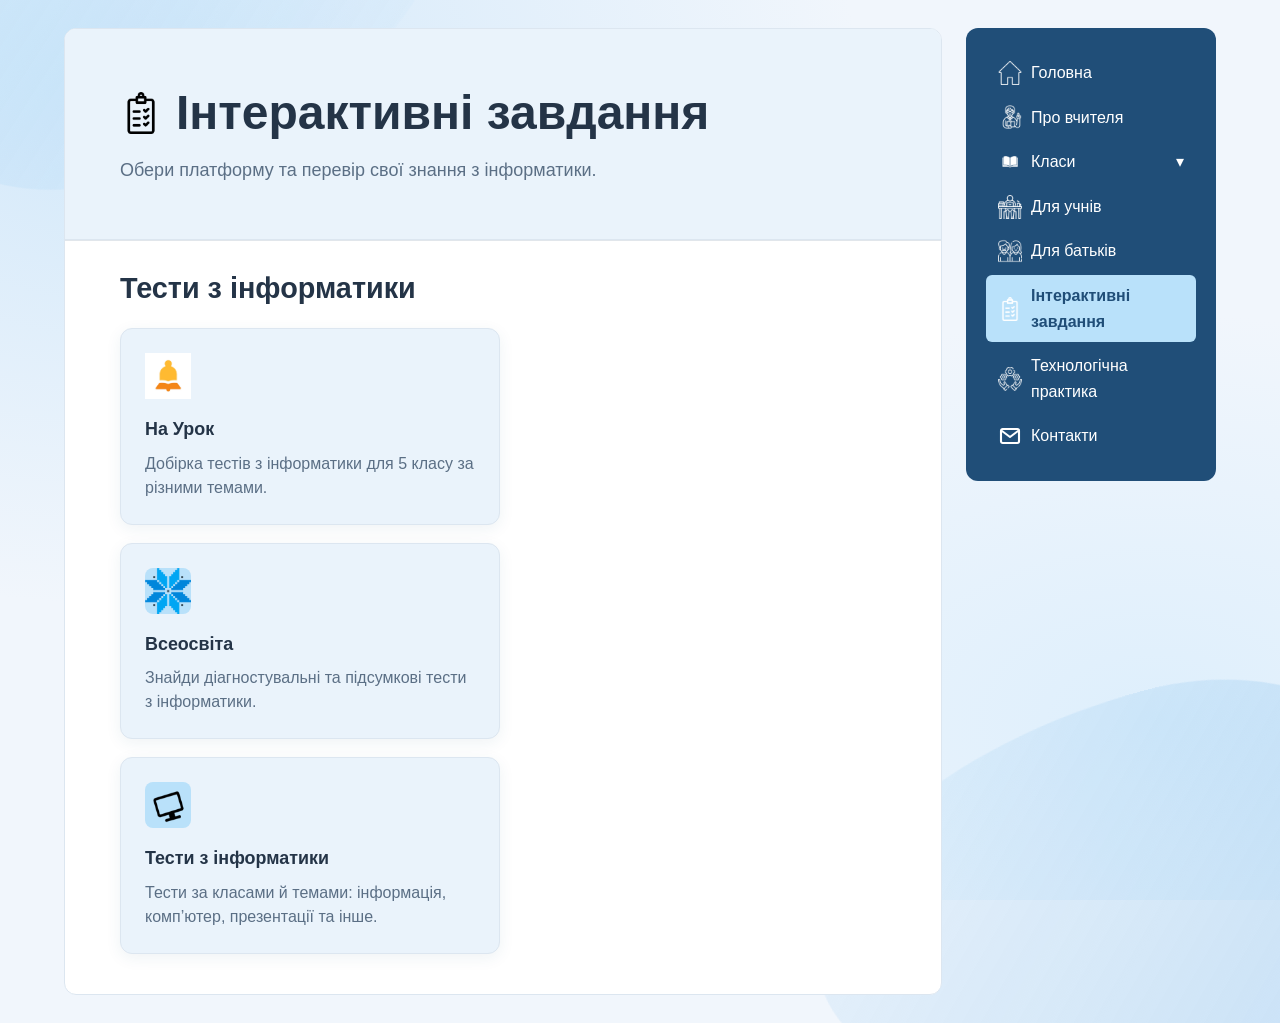
<file: materials.html>
<!doctype html>
<html lang="uk">
<head>
  <meta charset="utf-8">
  <meta name="viewport" content="width=device-width, initial-scale=1">
  <meta name="description" content="Інтерактивні тести з інформатики для учнів.">
  <title>Інтерактивні завдання — інформатика</title>
  <link rel="stylesheet" href="style.css">
  <script src="script.js" defer></script>
</head>
<body>
  <a class="skip-link" href="#main">Перейти до вмісту</a>
  <div class="site-shell">
    <main class="main-content" id="main">
      <header class="page-heading">
        <h1 class="materials-heading-title">
          <img class="materials-heading-icon" src="images/materials-icon.png" alt="" aria-hidden="true">
          <span>Інтерактивні завдання</span>
        </h1>
        <p class="lead">Обери платформу та перевір свої знання з інформатики.</p>
      </header>
      <section class="useful-sites" aria-labelledby="tests-heading">
        <h2 id="tests-heading">Тести з інформатики</h2>
        <div class="useful-site-list">
          <a class="useful-site-tile" href="https://naurok.com.ua/test/informatika/klas-5" target="_blank" rel="noopener">
            <span class="useful-site-icon" aria-hidden="true"><img src="images/naurok-icon.jpg" alt=""></span>
            <span class="useful-site-title">На Урок</span>
            <span class="useful-site-description">Добірка тестів з інформатики для 5 класу за різними темами.</span>
          </a>
          <a class="useful-site-tile" href="https://vseosvita.ua/test" target="_blank" rel="noopener">
            <span class="useful-site-icon" aria-hidden="true"><img src="images/vseosvita-test-icon.png" alt=""></span>
            <span class="useful-site-title">Всеосвіта</span>
            <span class="useful-site-description">Знайди діагностувальні та підсумкові тести з інформатики.</span>
          </a>
          <a class="useful-site-tile" href="https://testinform.in.ua/" target="_blank" rel="noopener">
            <span class="useful-site-icon" aria-hidden="true"><img src="images/testinform-icon.png" alt=""></span>
            <span class="useful-site-title">Тести з інформатики</span>
            <span class="useful-site-description">Тести за класами й темами: інформація, комп’ютер, презентації та інше.</span>
          </a>
        </div>
      </section>
    </main>

    <aside class="sidebar">
      <button class="menu-toggle" type="button" aria-expanded="false" aria-controls="site-navigation">Меню</button>
      <nav class="navigation" id="site-navigation" aria-label="Головна навігація">
        <a class="nav-link nav-home-link" href="index.html"><img class="nav-home-icon" width="24" height="24" src="images/home-icon.png" alt="" aria-hidden="true"><span>Головна</span></a>
        <a class="nav-link nav-icon-link" href="about.html"><img class="nav-icon" width="24" height="24" src="images/teacher-icon.png" alt="" aria-hidden="true"><span>Про вчителя</span></a>
        <div class="nav-group">
          <button class="nav-link class-toggle" type="button" aria-expanded="false" aria-controls="class-submenu"><span class="nav-icon-label"><img class="nav-icon" width="24" height="24" src="images/book-menu-icon.png" alt="" aria-hidden="true"><span>Класи</span></span><span class="arrow" aria-hidden="true">▾</span></button>
          <div class="submenu" id="class-submenu" hidden>
            <a class="submenu-link" href="5clas.html">5 клас</a>
            <a class="submenu-link" href="6clas.html">6 клас</a>
          </div>
        </div>
        <a class="nav-link nav-icon-link" href="ychni.html"><img class="nav-icon" width="24" height="24" src="images/students-icon.png" alt="" aria-hidden="true"><span>Для учнів</span></a>
        <a class="nav-link nav-icon-link" href="parents.html"><img class="nav-icon" width="24" height="24" src="images/parents-icon.png" alt="" aria-hidden="true"><span>Для батьків</span></a>
        <a class="nav-link nav-icon-link active" href="materials.html" aria-current="page"><img class="nav-icon" width="24" height="24" src="images/materials-icon.png" alt="" aria-hidden="true"><span>Інтерактивні завдання</span></a>
        <a class="nav-link nav-icon-link" href="practice.html"><img class="nav-icon" width="24" height="24" src="images/practice-icon.png" alt="" aria-hidden="true"><span>Технологічна практика</span></a>
        <button class="nav-link contact-nav-button" type="button" data-contact-open><img class="nav-icon" width="24" height="24" src="images/contact-menu-icon.svg" alt="" aria-hidden="true"><span>Контакти</span></button>
      </nav>
    </aside>
  </div>
  <dialog class="contact-dialog" aria-labelledby="contact-dialog-title">
    <div class="contact-dialog-content">
      <button class="contact-dialog-close" type="button" aria-label="Закрити" data-contact-close>×</button>
      <h2 id="contact-dialog-title">Контактна інформація</h2>
      <p class="contact-dialog-name">Цимбал Владислав</p>
      <p>Автор навчального сайту з інформатики.</p>
      <p>Телефон: 0936633279</p>
      <p>Електронна пошта: tsimbalvlad527@gmail.com</p>
    </div>
  </dialog>
</body>
</html>
</file>
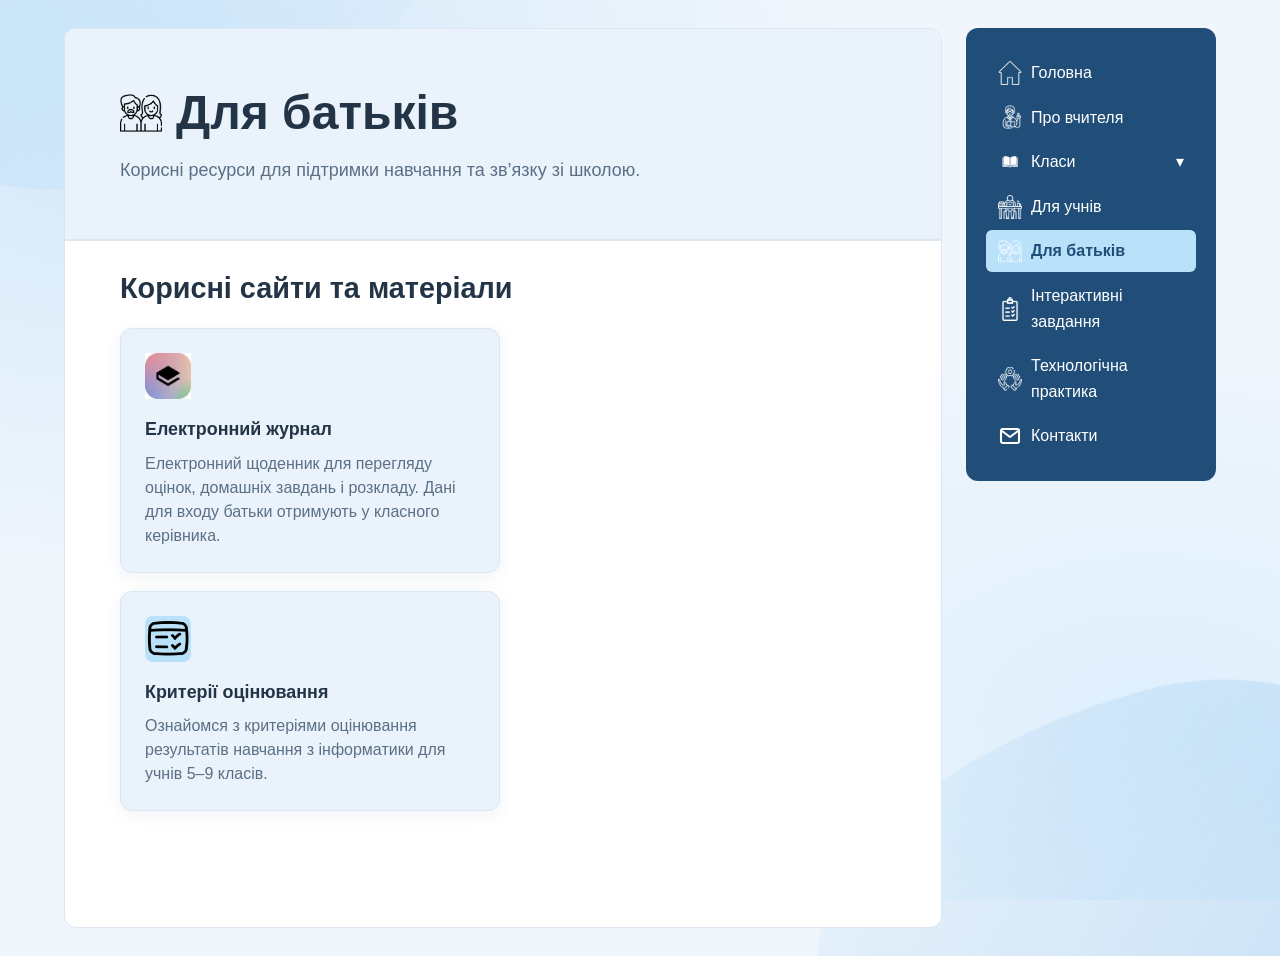
<file: parents.html>
<!doctype html>
<html lang="uk">
<head>
  <meta charset="utf-8">
  <meta name="viewport" content="width=device-width, initial-scale=1">
  <meta name="description" content="Корисний ресурс для батьків учнів.">
  <title>Для батьків — інформатика</title>
  <link rel="stylesheet" href="style.css">
  <script src="script.js" defer></script>
</head>
<body>
  <a class="skip-link" href="#main">Перейти до вмісту</a>
  <div class="site-shell">
    <main class="main-content" id="main">
      <header class="page-heading">
        <h1 class="parents-heading-title">
          <img class="parents-heading-icon" src="images/parents-icon.png" alt="" aria-hidden="true">
          <span>Для батьків</span>
        </h1>
        <p class="lead">Корисні ресурси для підтримки навчання та зв’язку зі школою.</p>
      </header>
      <section class="useful-sites" aria-labelledby="parents-sites-heading">
        <h2 id="parents-sites-heading">Корисні сайти та матеріали</h2>
        <div class="useful-site-list">
          <a class="useful-site-tile" href="https://nz.ua/" target="_blank" rel="noopener">
            <span class="useful-site-icon" aria-hidden="true"><img src="images/electronic-journal-icon.jpg" alt=""></span>
            <span class="useful-site-title">Електронний журнал</span>
            <span class="useful-site-description">Електронний щоденник для перегляду оцінок, домашніх завдань і розкладу. Дані для входу батьки отримують у класного керівника.</span>
          </a>
          <a class="useful-site-tile" href="https://naurok.com.ua/kriteri-ocinyuvannya-rezultativ-navchannya-uchniv-5-9-klasiv-z-informatiki-yaki-zdobuvayut-osvitu-vidpovidno-do-novogo-derzhavnogo-standartu-bazovo-seredno-osviti-nush-skladeno-zgi-425126.html" target="_blank" rel="noopener">
            <span class="useful-site-icon" aria-hidden="true"><img src="images/criteria-icon.png" alt=""></span>
            <span class="useful-site-title">Критерії оцінювання</span>
            <span class="useful-site-description">Ознайомся з критеріями оцінювання результатів навчання з інформатики для учнів 5–9 класів.</span>
          </a>
        </div>
      </section>
    </main>
    <aside class="sidebar">
      <button class="menu-toggle" type="button" aria-expanded="false" aria-controls="site-navigation">Меню</button>
      <nav class="navigation" id="site-navigation" aria-label="Головна навігація">
        <a class="nav-link nav-home-link" href="index.html"><img class="nav-home-icon" width="24" height="24" src="images/home-icon.png" alt="" aria-hidden="true"><span>Головна</span></a>
        <a class="nav-link nav-icon-link" href="about.html"><img class="nav-icon" width="24" height="24" src="images/teacher-icon.png" alt="" aria-hidden="true"><span>Про вчителя</span></a>
        <div class="nav-group">
          <button class="nav-link class-toggle" type="button" aria-expanded="false" aria-controls="class-submenu"><span class="nav-icon-label"><img class="nav-icon" width="24" height="24" src="images/book-menu-icon.png" alt="" aria-hidden="true"><span>Класи</span></span><span class="arrow" aria-hidden="true">▾</span></button>
          <div class="submenu" id="class-submenu" hidden><a class="submenu-link" href="5clas.html">5 клас</a><a class="submenu-link" href="6clas.html">6 клас</a></div>
        </div>
        <a class="nav-link nav-icon-link" href="ychni.html"><img class="nav-icon" width="24" height="24" src="images/students-icon.png" alt="" aria-hidden="true"><span>Для учнів</span></a>
        <a class="nav-link nav-icon-link active" href="parents.html" aria-current="page"><img class="nav-icon" width="24" height="24" src="images/parents-icon.png" alt="" aria-hidden="true"><span>Для батьків</span></a>
        <a class="nav-link nav-icon-link" href="materials.html"><img class="nav-icon" width="24" height="24" src="images/materials-icon.png" alt="" aria-hidden="true"><span>Інтерактивні завдання</span></a>
        <a class="nav-link nav-icon-link" href="practice.html"><img class="nav-icon" width="24" height="24" src="images/practice-icon.png" alt="" aria-hidden="true"><span>Технологічна практика</span></a>
        <button class="nav-link contact-nav-button" type="button" data-contact-open><img class="nav-icon" width="24" height="24" src="images/contact-menu-icon.svg" alt="" aria-hidden="true"><span>Контакти</span></button>
      </nav>
    </aside>
  </div>
  <dialog class="contact-dialog" aria-labelledby="contact-dialog-title">
    <div class="contact-dialog-content">
      <button class="contact-dialog-close" type="button" aria-label="Закрити" data-contact-close>×</button>
      <h2 id="contact-dialog-title">Контактна інформація</h2>
      <p class="contact-dialog-name">Цимбал Владислав</p>
      <p>Автор навчального сайту з інформатики.</p>
      <p>Телефон: 0936633279</p>
      <p>Електронна пошта: tsimbalvlad527@gmail.com</p>
    </div>
  </dialog>
</body>
</html>
</file>
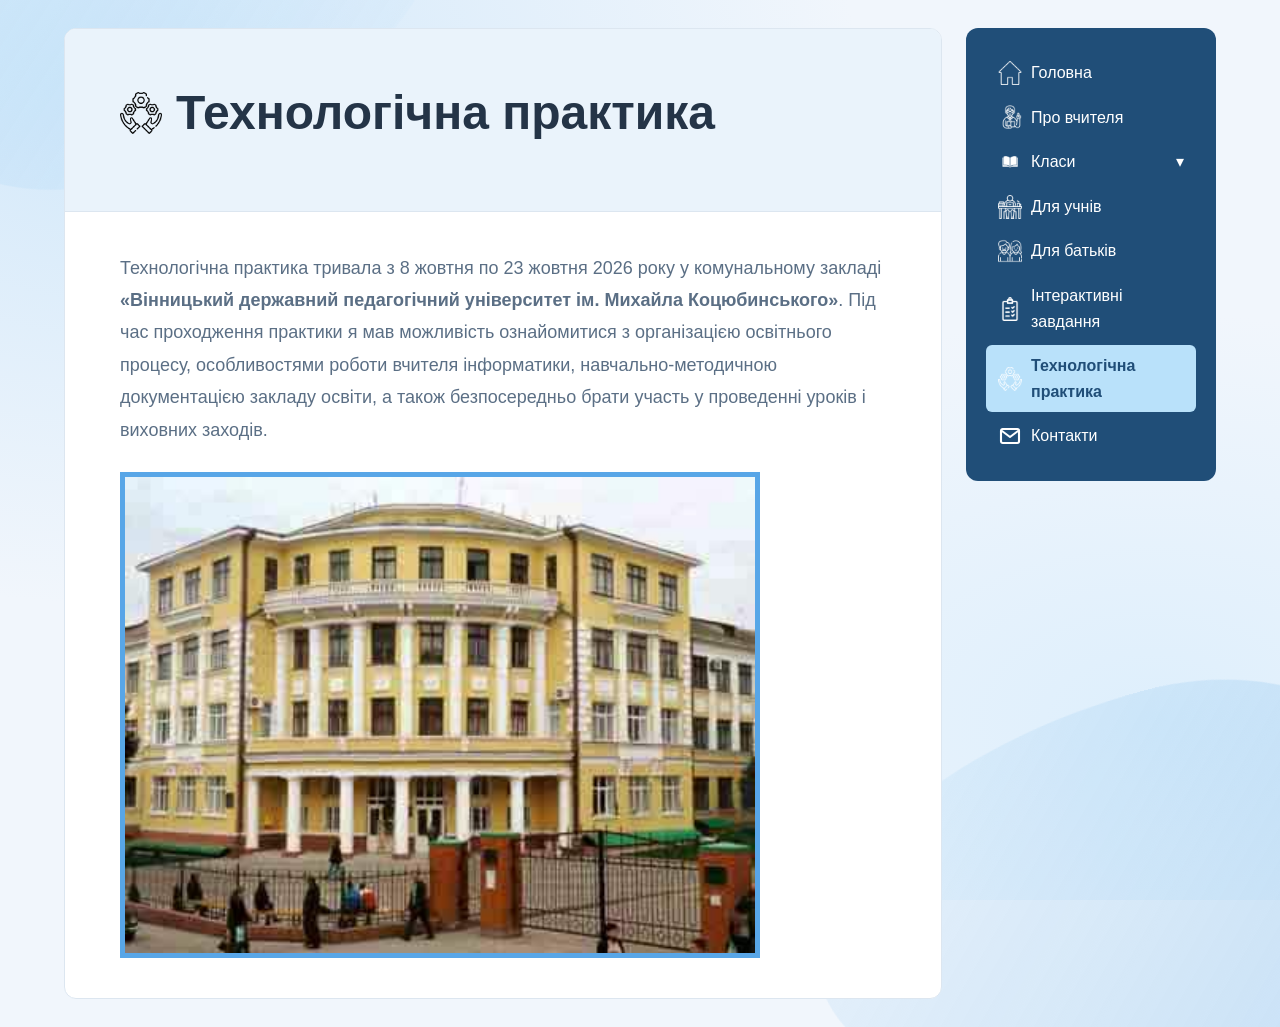
<file: practice.html>
<!doctype html>
<html lang="uk">
<head>
  <meta charset="utf-8">
  <meta name="viewport" content="width=device-width, initial-scale=1">
  <meta name="description" content="Інформація про проходження технологічної практики Владиславом Цимбалом.">
  <title>Технологічна практика — інформатика</title>
  <link rel="stylesheet" href="style.css">
  <script src="script.js" defer></script>
</head>
<body>
  <a class="skip-link" href="#main">Перейти до вмісту</a>
  <div class="site-shell">
    <main class="main-content" id="main">
      <header class="page-heading">
        <h1 class="practice-heading-title">
          <img class="practice-heading-icon" src="images/practice-icon.png" alt="" aria-hidden="true">
          <span>Технологічна практика</span>
        </h1>
      </header>
      <section class="practice-description">
        <p>Технологічна практика тривала з 8 жовтня по 23 жовтня 2026 року у комунальному закладі <strong>«Вінницький державний педагогічний університет ім. Михайла Коцюбинського»</strong>. Під час проходження практики я мав можливість ознайомитися з організацією освітнього процесу, особливостями роботи вчителя інформатики, навчально-методичною документацією закладу освіти, а також безпосередньо брати участь у проведенні уроків і виховних заходів.</p>
        <img class="practice-building" src="images/practice-building.jpg" alt="Будівля Вінницького державного педагогічного університету ім. Михайла Коцюбинського">

      </section>
    </main>

    <aside class="sidebar">
      <button class="menu-toggle" type="button" aria-expanded="false" aria-controls="site-navigation">Меню</button>
      <nav class="navigation" id="site-navigation" aria-label="Головна навігація">
        <a class="nav-link nav-home-link" href="index.html"><img class="nav-home-icon" width="24" height="24" src="images/home-icon.png" alt="" aria-hidden="true"><span>Головна</span></a>
        <a class="nav-link nav-icon-link" href="about.html"><img class="nav-icon" width="24" height="24" src="images/teacher-icon.png" alt="" aria-hidden="true"><span>Про вчителя</span></a>
        <div class="nav-group">
          <button class="nav-link class-toggle" type="button" aria-expanded="false" aria-controls="class-submenu"><span class="nav-icon-label"><img class="nav-icon" width="24" height="24" src="images/book-menu-icon.png" alt="" aria-hidden="true"><span>Класи</span></span><span class="arrow" aria-hidden="true">▾</span></button>
          <div class="submenu" id="class-submenu" hidden>
            <a class="submenu-link" href="5clas.html">5 клас</a>
            <a class="submenu-link" href="6clas.html">6 клас</a>
          </div>
        </div>
        <a class="nav-link nav-icon-link" href="ychni.html"><img class="nav-icon" width="24" height="24" src="images/students-icon.png" alt="" aria-hidden="true"><span>Для учнів</span></a>
        <a class="nav-link nav-icon-link" href="parents.html"><img class="nav-icon" width="24" height="24" src="images/parents-icon.png" alt="" aria-hidden="true"><span>Для батьків</span></a>
        <a class="nav-link nav-icon-link" href="materials.html"><img class="nav-icon" width="24" height="24" src="images/materials-icon.png" alt="" aria-hidden="true"><span>Інтерактивні завдання</span></a>
        <a class="nav-link nav-icon-link active" href="practice.html" aria-current="page"><img class="nav-icon" width="24" height="24" src="images/practice-icon.png" alt="" aria-hidden="true"><span>Технологічна практика</span></a>
        <button class="nav-link contact-nav-button" type="button" data-contact-open><img class="nav-icon" width="24" height="24" src="images/contact-menu-icon.svg" alt="" aria-hidden="true"><span>Контакти</span></button>
      </nav>
    </aside>
  </div>
  <dialog class="contact-dialog" aria-labelledby="contact-dialog-title">
    <div class="contact-dialog-content">
      <button class="contact-dialog-close" type="button" aria-label="Закрити" data-contact-close>×</button>
      <h2 id="contact-dialog-title">Контактна інформація</h2>
      <p class="contact-dialog-name">Цимбал Владислав</p>

      <p>Автор навчального сайту з інформатики.</p>

      <p>Телефон: 0936633279</p>

      <p>Електронна пошта: tsimbalvlad527@gmail.com</p>

    </div>
  </dialog>
</body>
</html>
</file>
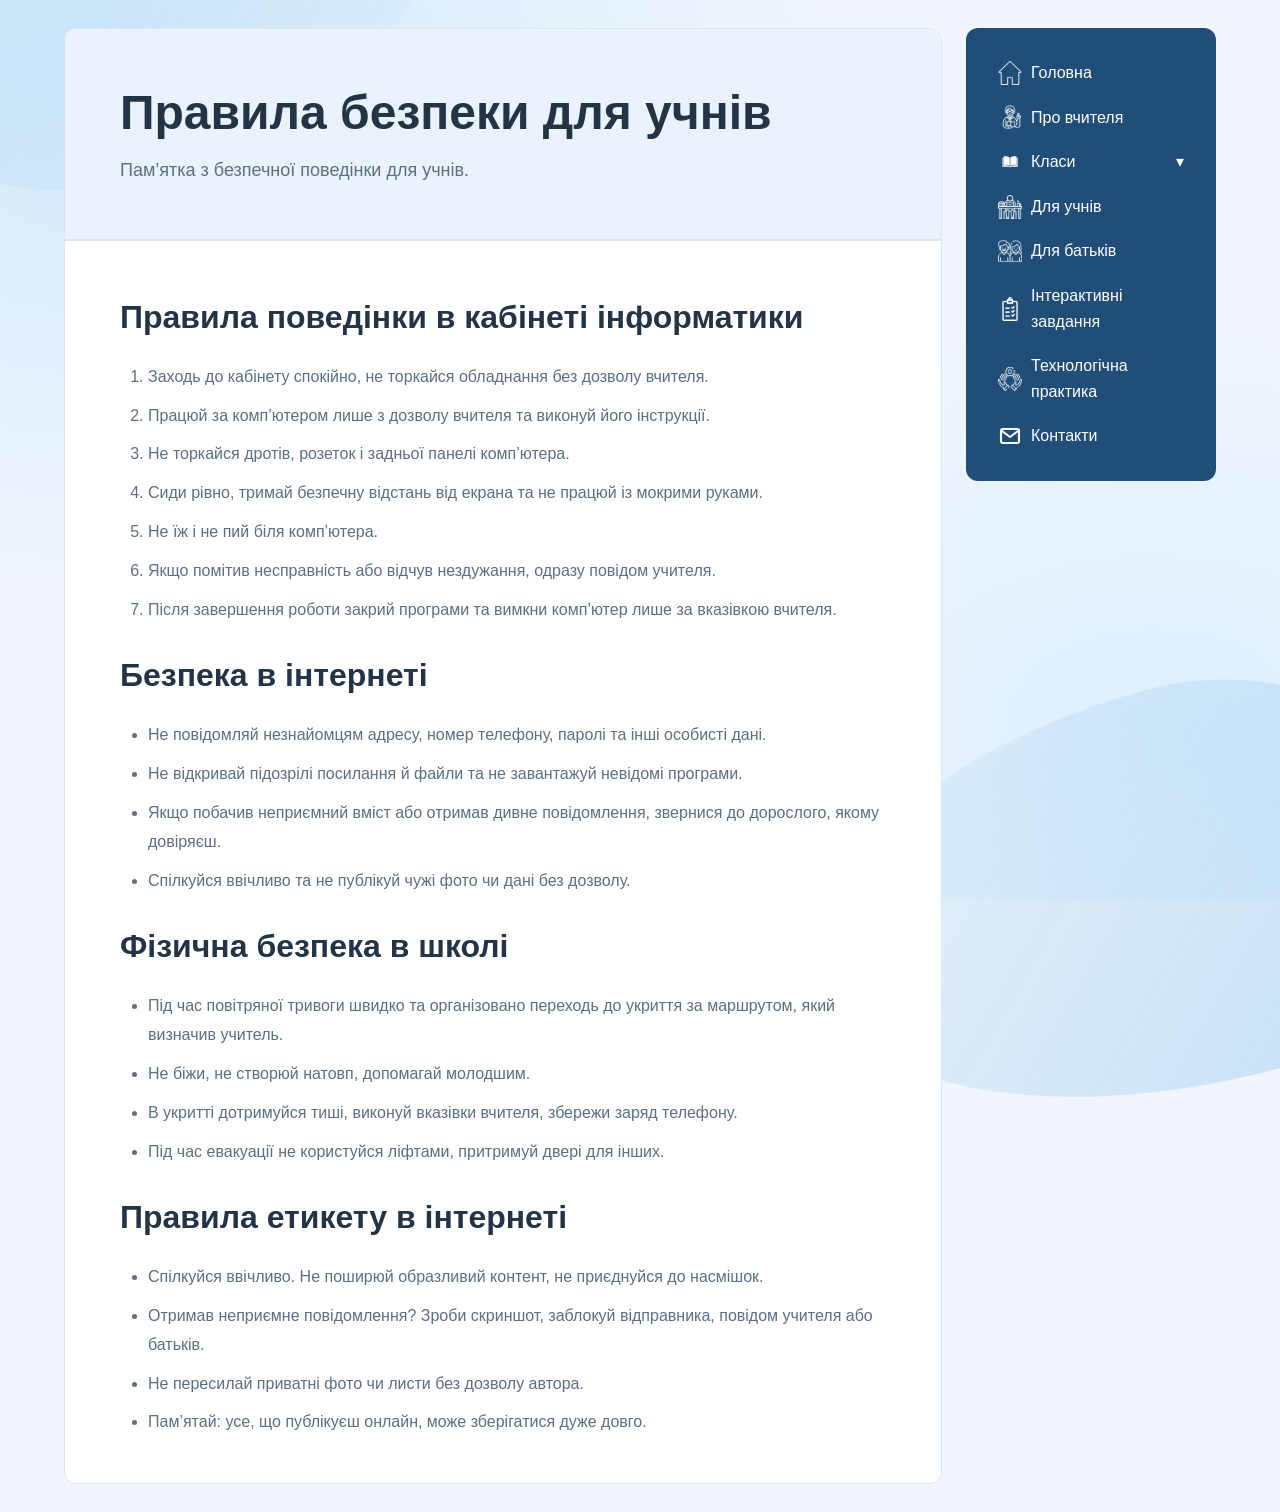
<file: safety.html>
<!doctype html>
<html lang="uk">
<head>
  <meta charset="utf-8">
  <meta name="viewport" content="width=device-width, initial-scale=1">
  <meta name="description" content="Правила безпеки для учнів.">
  <title>Правила безпеки для учнів</title>
  <link rel="stylesheet" href="style.css">
  <script src="script.js" defer></script>
</head>
<body>
  <a class="skip-link" href="#main">Перейти до вмісту</a>
  <div class="site-shell">
    <main class="main-content" id="main">
      <header class="page-heading">
        <h1>Правила безпеки для учнів</h1>
        <p class="lead">Пам’ятка з безпечної поведінки для учнів.</p>
      </header>
      <section class="book-section safety-section" aria-labelledby="safety-heading">
        <h2 id="safety-heading">Правила поведінки в кабінеті інформатики</h2>
        <ol class="safety-list">
          <li>Заходь до кабінету спокійно, не торкайся обладнання без дозволу вчителя.</li>
          <li>Працюй за комп’ютером лише з дозволу вчителя та виконуй його інструкції.</li>
          <li>Не торкайся дротів, розеток і задньої панелі комп’ютера.</li>
          <li>Сиди рівно, тримай безпечну відстань від екрана та не працюй із мокрими руками.</li>
          <li>Не їж і не пий біля комп’ютера.</li>
          <li>Якщо помітив несправність або відчув нездужання, одразу повідом учителя.</li>
          <li>Після завершення роботи закрий програми та вимкни комп’ютер лише за вказівкою вчителя.</li>
        </ol>
        <h2>Безпека в інтернеті</h2>
        <ul class="safety-list">
          <li>Не повідомляй незнайомцям адресу, номер телефону, паролі та інші особисті дані.</li>
          <li>Не відкривай підозрілі посилання й файли та не завантажуй невідомі програми.</li>
          <li>Якщо побачив неприємний вміст або отримав дивне повідомлення, звернися до дорослого, якому довіряєш.</li>
          <li>Спілкуйся ввічливо та не публікуй чужі фото чи дані без дозволу.</li>
        </ul>
        <h2>Фізична безпека в школі</h2>
        <ul class="safety-list">
          <li>Під час повітряної тривоги швидко та організовано переходь до укриття за маршрутом, який визначив учитель.</li>
          <li>Не біжи, не створюй натовп, допомагай молодшим.</li>
          <li>В укритті дотримуйся тиші, виконуй вказівки вчителя, збережи заряд телефону.</li>
          <li>Під час евакуації не користуйся ліфтами, притримуй двері для інших.</li>
        </ul>
        <h2>Правила етикету в інтернеті</h2>
        <ul class="safety-list">
          <li>Спілкуйся ввічливо. Не поширюй образливий контент, не приєднуйся до насмішок.</li>
          <li>Отримав неприємне повідомлення? Зроби скриншот, заблокуй відправника, повідом учителя або батьків.</li>
          <li>Не пересилай приватні фото чи листи без дозволу автора.</li>
          <li>Пам’ятай: усе, що публікуєш онлайн, може зберігатися дуже довго.</li>
        </ul>      </section>
    </main>
    <aside class="sidebar">
      <button class="menu-toggle" type="button" aria-expanded="false" aria-controls="site-navigation">Меню</button>
      <nav class="navigation" id="site-navigation" aria-label="Головна навігація">
        <a class="nav-link nav-home-link" href="index.html"><img class="nav-home-icon" width="24" height="24" src="images/home-icon.png" alt="" aria-hidden="true"><span>Головна</span></a>
        <a class="nav-link nav-icon-link" href="about.html"><img class="nav-icon" width="24" height="24" src="images/teacher-icon.png" alt="" aria-hidden="true"><span>Про вчителя</span></a>
        <div class="nav-group">
          <button class="nav-link class-toggle" type="button" aria-expanded="false" aria-controls="class-submenu"><span class="nav-icon-label"><img class="nav-icon" width="24" height="24" src="images/book-menu-icon.png" alt="" aria-hidden="true"><span>Класи</span></span><span class="arrow" aria-hidden="true">▾</span></button>
          <div class="submenu" id="class-submenu" hidden>
            <a class="submenu-link" href="5clas.html">5 клас</a>
            <a class="submenu-link" href="6clas.html">6 клас</a>
          </div>
        </div>
        <a class="nav-link nav-icon-link" href="ychni.html"><img class="nav-icon" width="24" height="24" src="images/students-icon.png" alt="" aria-hidden="true"><span>Для учнів</span></a>
        <a class="nav-link nav-icon-link" href="parents.html"><img class="nav-icon" width="24" height="24" src="images/parents-icon.png" alt="" aria-hidden="true"><span>Для батьків</span></a>
        <a class="nav-link nav-icon-link" href="materials.html"><img class="nav-icon" width="24" height="24" src="images/materials-icon.png" alt="" aria-hidden="true"><span>Інтерактивні завдання</span></a>
        <a class="nav-link nav-icon-link" href="practice.html"><img class="nav-icon" width="24" height="24" src="images/practice-icon.png" alt="" aria-hidden="true"><span>Технологічна практика</span></a>
        <button class="nav-link contact-nav-button" type="button" data-contact-open><img class="nav-icon" width="24" height="24" src="images/contact-menu-icon.svg" alt="" aria-hidden="true"><span>Контакти</span></button>
      </nav>
    </aside>
  </div>
      <dialog class="contact-dialog" aria-labelledby="contact-dialog-title">
        <div class="contact-dialog-content">
          <button class="contact-dialog-close" type="button" aria-label="Закрити" data-contact-close>×</button>
          <h2 id="contact-dialog-title">Контактна інформація</h2>
          <p class="contact-dialog-name">Цимбал Владислав</p>
          <p>Автор навчального сайту з інформатики.</p>
          <p>Телефон: 0936633279</p>
          <p>Електронна пошта: tsimbalvlad527@gmail.com</p>
        </div>
      </dialog>
</body>
</html>
</file>
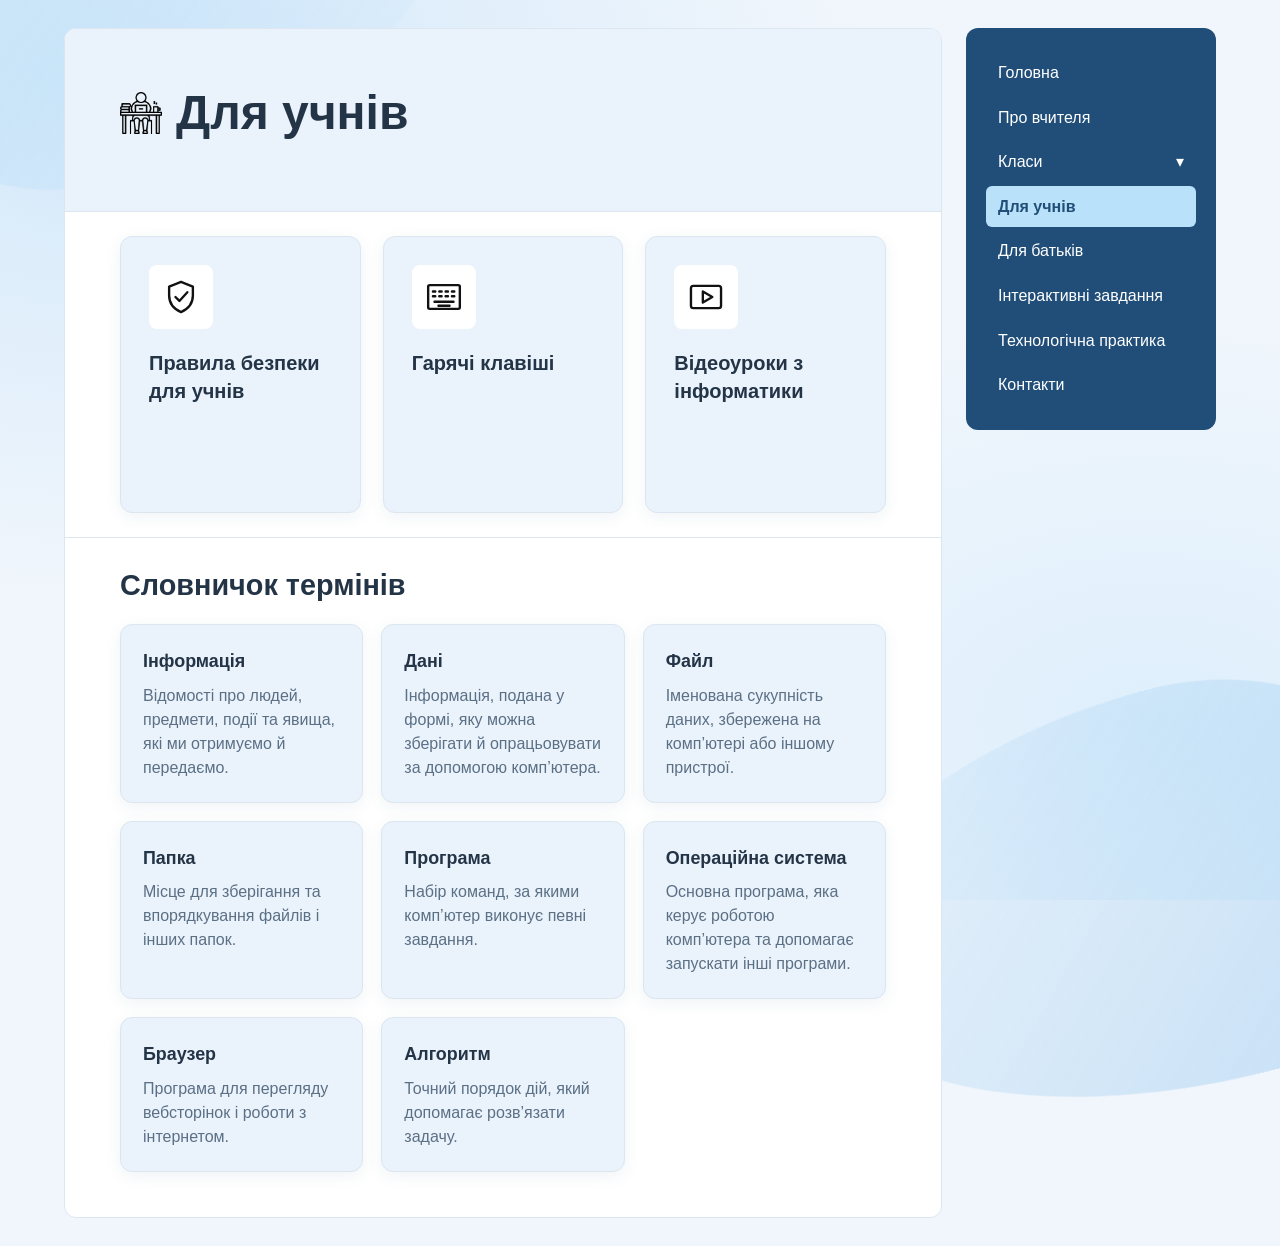
<file: students.html>
<!doctype html>
<html lang="uk">
<head>
  <meta charset="utf-8">
  <meta name="viewport" content="width=device-width, initial-scale=1">
  <meta name="description" content="Корисний сайт для учнів.">
  <title>Для учнів — інформатика</title>
  <link rel="stylesheet" href="style.css">
  <script src="script.js" defer></script>
</head>
<body>
  <a class="skip-link" href="#main">Перейти до вмісту</a>
  <div class="site-shell">
    <main class="main-content" id="main">
      <header class="page-heading">
        <h1 class="students-heading-title">
          <img class="students-heading-icon" src="images/students-icon.png" alt="" aria-hidden="true">
          <span>Для учнів</span>
        </h1>
        </header>
      <section class="student-safety-link" aria-label="Корисні ресурси для учнів">
        <a class="safety-shortcut" href="safety.html">
          <span class="safety-shortcut-icon" aria-hidden="true"><svg viewBox="0 0 48 48"><path d="M24 5 39 11v11c0 10-6 17-15 21C15 39 9 32 9 22V11z"/><path d="m17 24 5 5 10-11"/></svg></span>
          <span>Правила безпеки для учнів</span>
        </a>
              <a class="safety-shortcut" href="hotkeys.html">
          <span class="safety-shortcut-icon" aria-hidden="true"><svg viewBox="0 0 48 48"><rect x="4" y="9" width="40" height="30" rx="2"/><path d="M10 17h3m5 0h3m5 0h3m5 0h3M10 23h3m5 0h3m5 0h3m5 0h3M12 30h24M17 35h14"/></svg></span>
          <span>Гарячі клавіші</span>
        </a>
        <a class="safety-shortcut" href="https://www.youtube.com/watch?v=qUX6rkYwQ9s&amp;list=PLafE3aTB6JO2KoqMF8lynRa24tw7Pq7aF" target="_blank" rel="noopener noreferrer" aria-label="Відеоуроки з інформатики — відкрити плейлист YouTube у новій вкладці">
          <span class="safety-shortcut-icon" aria-hidden="true"><svg viewBox="0 0 48 48"><rect x="5" y="10" width="38" height="28" rx="3"/><path d="m20 17 12 7-12 7z"/></svg></span>
          <span>Відеоуроки з інформатики</span>
        </a>
      </section>
      <section class="glossary-section" aria-labelledby="glossary-heading">
        <h2 id="glossary-heading">Словничок термінів</h2>
        <dl class="glossary-grid">
          <div class="glossary-card"><dt>Інформація</dt><dd>Відомості про людей, предмети, події та явища, які ми отримуємо й передаємо.</dd></div>
          <div class="glossary-card"><dt>Дані</dt><dd>Інформація, подана у формі, яку можна зберігати й опрацьовувати за допомогою комп’ютера.</dd></div>
          <div class="glossary-card"><dt>Файл</dt><dd>Іменована сукупність даних, збережена на комп’ютері або іншому пристрої.</dd></div>
          <div class="glossary-card"><dt>Папка</dt><dd>Місце для зберігання та впорядкування файлів і інших папок.</dd></div>
          <div class="glossary-card"><dt>Програма</dt><dd>Набір команд, за якими комп’ютер виконує певні завдання.</dd></div>
          <div class="glossary-card"><dt>Операційна система</dt><dd>Основна програма, яка керує роботою комп’ютера та допомагає запускати інші програми.</dd></div>
          <div class="glossary-card"><dt>Браузер</dt><dd>Програма для перегляду вебсторінок і роботи з інтернетом.</dd></div>
          <div class="glossary-card"><dt>Алгоритм</dt><dd>Точний порядок дій, який допомагає розв’язати задачу.</dd></div>
        </dl>
      </section>
    </main>
    <aside class="sidebar">
      <button class="menu-toggle" type="button" aria-expanded="false" aria-controls="site-navigation">Меню</button>
      <nav class="navigation" id="site-navigation" aria-label="Головна навігація">
        <a class="nav-link" href="index.html">Головна</a>
        <a class="nav-link" href="about.html">Про вчителя</a>
        <div class="nav-group">
          <button class="nav-link class-toggle" type="button" aria-expanded="false" aria-controls="class-submenu">
            <span>Класи</span><span class="arrow" aria-hidden="true">▾</span>
          </button>
          <div class="submenu" id="class-submenu" hidden>
            <a class="submenu-link" href="5clas.html">5 клас</a>
            <a class="submenu-link" href="6clas.html">6 клас</a>
          </div>
        </div>
        <a class="nav-link active" href="students.html" aria-current="page">Для учнів</a>
        <a class="nav-link" href="parents.html">Для батьків</a>
        <a class="nav-link" href="materials.html">Інтерактивні завдання</a>
        <a class="nav-link" href="practice.html">Технологічна практика</a>
        <button class="nav-link contact-nav-button" type="button" data-contact-open>Контакти</button>
      </nav>
    </aside>
  </div>
      <dialog class="contact-dialog" aria-labelledby="contact-dialog-title">
        <div class="contact-dialog-content">
          <button class="contact-dialog-close" type="button" aria-label="Закрити" data-contact-close>×</button>
          <h2 id="contact-dialog-title">Контактна інформація</h2>
          <p class="contact-dialog-name">Цимбал Владислав</p>
          <p>Автор навчального сайту з інформатики.</p>
          <p>Телефон: 0936633279</p>
          <p>Електронна пошта: tsimbalvlad527@gmail.com</p>
        </div>
      </dialog>
</body>
</html>
</file>
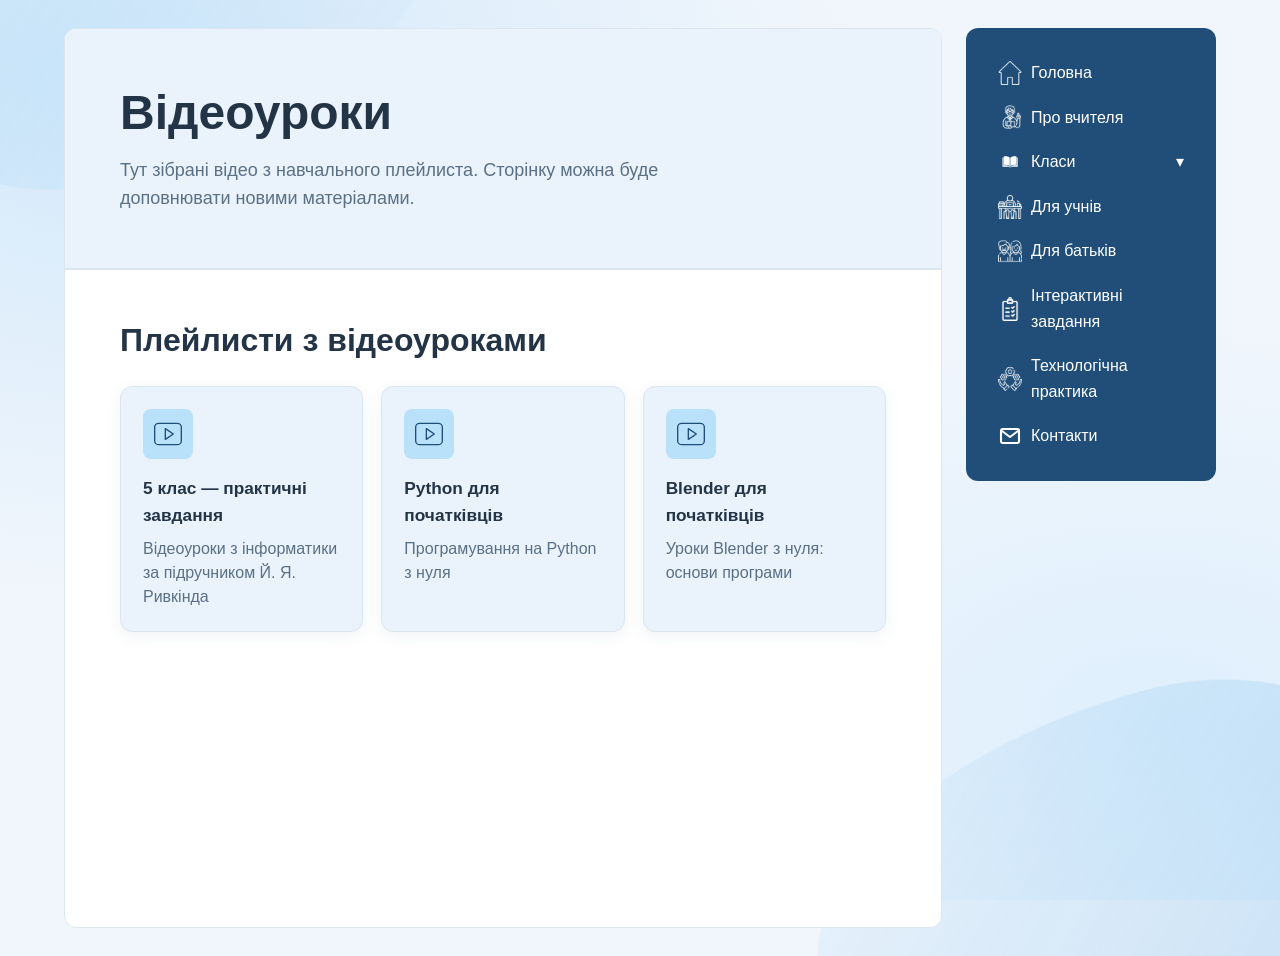
<file: videolessons.html>
<!doctype html>
<html lang="uk">
<head>
  <meta charset="utf-8">
  <meta name="viewport" content="width=device-width, initial-scale=1">
  <meta name="description" content="Відеоуроки з інформатики для учнів.">
  <title>Відеоуроки — інформатика</title>
  <link rel="stylesheet" href="style.css">
  <script src="script.js" defer></script>
</head>
<body>
  <a class="skip-link" href="#main">Перейти до вмісту</a>
  <div class="site-shell">
    <main class="main-content" id="main">
      <header class="page-heading">
        <h1>Відеоуроки</h1>
        <p class="lead">Тут зібрані відео з навчального плейлиста. Сторінку можна буде доповнювати новими матеріалами.</p>
      </header>
      <section class="video-playlist-section" aria-labelledby="playlist-heading">
        <h2 id="playlist-heading">Плейлисти з відеоуроками</h2>
        <div class="resource-tiles">
          <a class="resource-tile" href="https://www.youtube.com/watch?v=qUX6rkYwQ9s&amp;list=PLafE3aTB6JO2KoqMF8lynRa24tw7Pq7aF" target="_blank" rel="noopener noreferrer">
            <span class="tile-icon" aria-hidden="true"><svg viewBox="0 0 48 48"><rect x="4" y="8" width="40" height="32" rx="6"/><path d="m20 16 12 8-12 8z"/></svg></span>
            <span class="tile-title">5 клас — практичні завдання</span>
            <span class="tile-description">Відеоуроки з інформатики за підручником Й. Я. Ривкінда</span>
          </a>
          <a class="resource-tile" href="https://www.youtube.com/watch?v=IyHTJTLqkCA&amp;list=PL7vq4D0vOpQb-nious5dTzUF9GEMp6jiL" target="_blank" rel="noopener noreferrer">
            <span class="tile-icon" aria-hidden="true"><svg viewBox="0 0 48 48"><rect x="4" y="8" width="40" height="32" rx="6"/><path d="m20 16 12 8-12 8z"/></svg></span>
            <span class="tile-title">Python для початківців</span>
            <span class="tile-description">Програмування на Python з нуля</span>
          </a>
          <a class="resource-tile" href="https://www.youtube.com/watch?v=WWFoOqXF7Zk&amp;list=PL7vq4D0vOpQYgj8ehcSIvKPmkhLXYw-E0" target="_blank" rel="noopener noreferrer">
            <span class="tile-icon" aria-hidden="true"><svg viewBox="0 0 48 48"><rect x="4" y="8" width="40" height="32" rx="6"/><path d="m20 16 12 8-12 8z"/></svg></span>
            <span class="tile-title">Blender для початківців</span>
            <span class="tile-description">Уроки Blender з нуля: основи програми</span>
          </a>
        </div>
      </section>
    </main>
    <aside class="sidebar">
      <button class="menu-toggle" type="button" aria-expanded="false" aria-controls="site-navigation">Меню</button>
      <nav class="navigation" id="site-navigation" aria-label="Головна навігація">
        <a class="nav-link nav-home-link" href="index.html"><img class="nav-home-icon" width="24" height="24" src="images/home-icon.png" alt="" aria-hidden="true"><span>Головна</span></a>
        <a class="nav-link nav-icon-link" href="about.html"><img class="nav-icon" width="24" height="24" src="images/teacher-icon.png" alt="" aria-hidden="true"><span>Про вчителя</span></a>
        <div class="nav-group">
          <button class="nav-link class-toggle" type="button" aria-expanded="false" aria-controls="class-submenu"><span class="nav-icon-label"><img class="nav-icon" width="24" height="24" src="images/book-menu-icon.png" alt="" aria-hidden="true"><span>Класи</span></span><span class="arrow" aria-hidden="true">▾</span></button>
          <div class="submenu" id="class-submenu" hidden>
            <a class="submenu-link" href="5clas.html">5 клас</a>
            <a class="submenu-link" href="6clas.html">6 клас</a>
          </div>
        </div>
        <a class="nav-link nav-icon-link" href="ychni.html"><img class="nav-icon" width="24" height="24" src="images/students-icon.png" alt="" aria-hidden="true"><span>Для учнів</span></a>
        <a class="nav-link nav-icon-link" href="parents.html"><img class="nav-icon" width="24" height="24" src="images/parents-icon.png" alt="" aria-hidden="true"><span>Для батьків</span></a>
        <a class="nav-link nav-icon-link" href="materials.html"><img class="nav-icon" width="24" height="24" src="images/materials-icon.png" alt="" aria-hidden="true"><span>Інтерактивні завдання</span></a>
        <a class="nav-link nav-icon-link" href="practice.html"><img class="nav-icon" width="24" height="24" src="images/practice-icon.png" alt="" aria-hidden="true"><span>Технологічна практика</span></a>
        <button class="nav-link contact-nav-button" type="button" data-contact-open><img class="nav-icon" width="24" height="24" src="images/contact-menu-icon.svg" alt="" aria-hidden="true"><span>Контакти</span></button>
      </nav>
    </aside>
  </div>
  <dialog class="contact-dialog" aria-labelledby="contact-dialog-title">
    <div class="contact-dialog-content">
      <button class="contact-dialog-close" type="button" aria-label="Закрити" data-contact-close>×</button>
      <h2 id="contact-dialog-title">Контактна інформація</h2>
      <p class="contact-dialog-name">Цимбал Владислав</p>
      <p>Автор навчального сайту з інформатики.</p>
      <p>Телефон: 0936633279</p>
      <p>Електронна пошта: tsimbalvlad527@gmail.com</p>
    </div>
  </dialog>
</body>
</html>
</file>
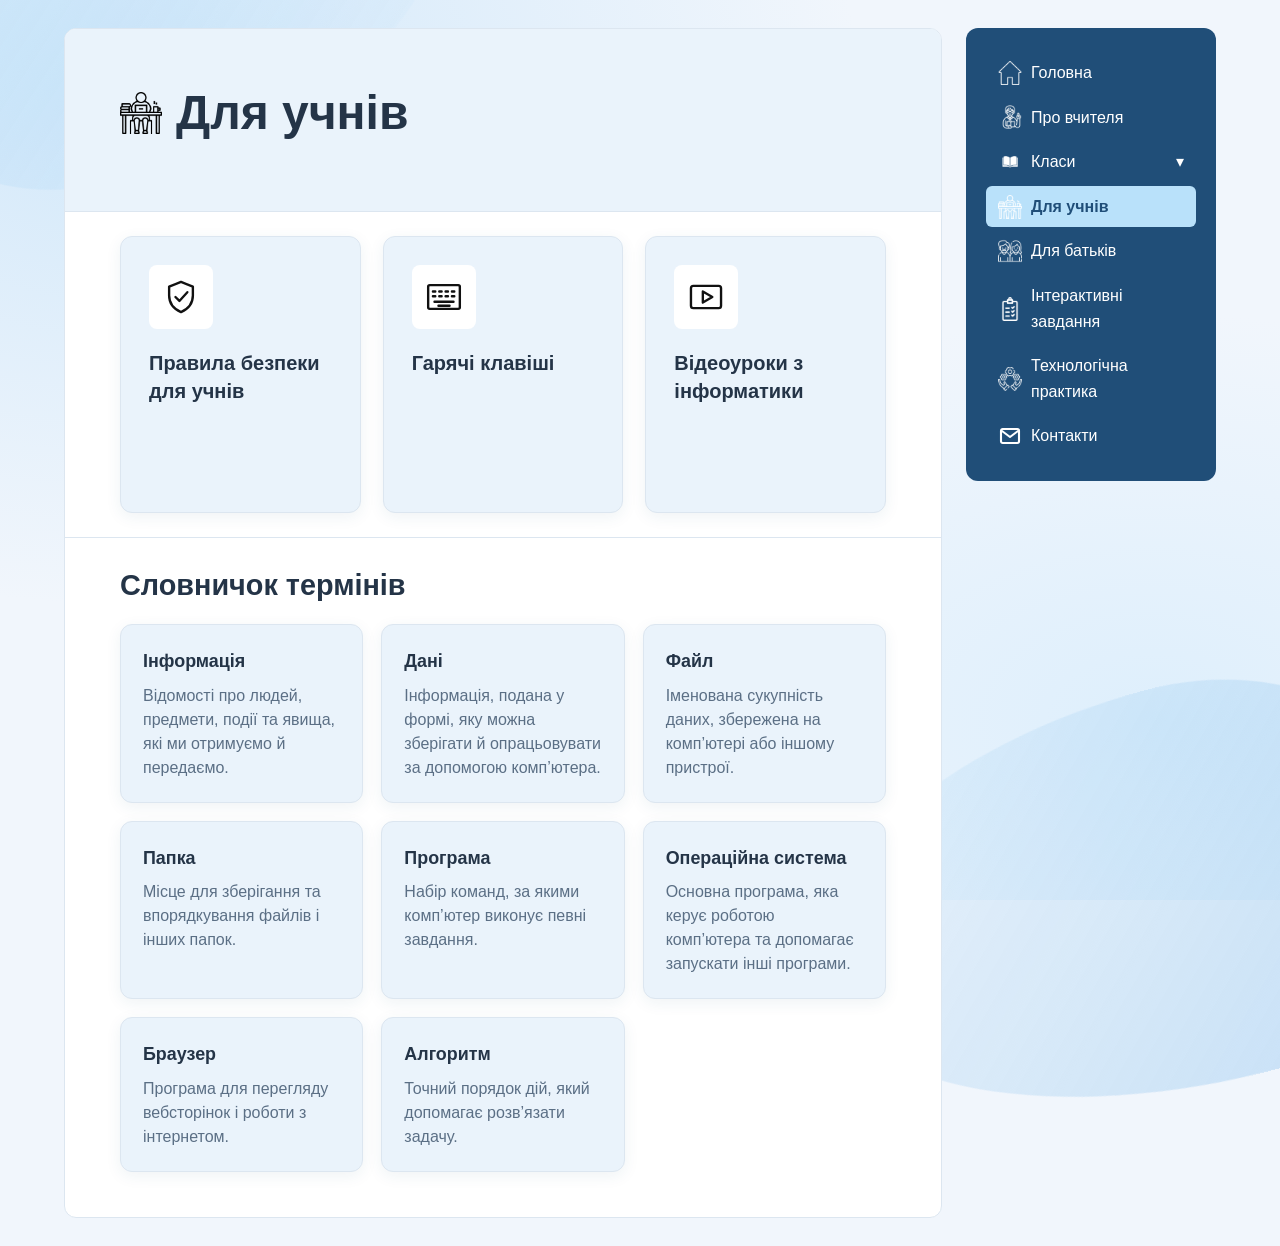
<file: ychni.html>
<!doctype html>
<html lang="uk">
<head>
  <meta charset="utf-8">
  <meta name="viewport" content="width=device-width, initial-scale=1">
  <meta name="description" content="Корисний сайт для учнів.">
  <title>Для учнів — інформатика</title>
  <link rel="stylesheet" href="style.css">
  <script src="script.js" defer></script>
</head>
<body>
  <a class="skip-link" href="#main">Перейти до вмісту</a>
  <div class="site-shell">
    <main class="main-content" id="main">
      <header class="page-heading">
        <h1 class="students-heading-title">
          <img class="students-heading-icon" src="images/students-icon.png" alt="" aria-hidden="true">
          <span>Для учнів</span>
        </h1>
        </header>
      <section class="student-safety-link" aria-label="Корисні ресурси для учнів">
        <a class="safety-shortcut" href="safety.html">
          <span class="safety-shortcut-icon" aria-hidden="true"><svg viewBox="0 0 48 48"><path d="M24 5 39 11v11c0 10-6 17-15 21C15 39 9 32 9 22V11z"/><path d="m17 24 5 5 10-11"/></svg></span>
          <span>Правила безпеки для учнів</span>
        </a>
              <a class="safety-shortcut" href="hotkeys.html">
          <span class="safety-shortcut-icon" aria-hidden="true"><svg viewBox="0 0 48 48"><rect x="4" y="9" width="40" height="30" rx="2"/><path d="M10 17h3m5 0h3m5 0h3m5 0h3M10 23h3m5 0h3m5 0h3m5 0h3M12 30h24M17 35h14"/></svg></span>
          <span>Гарячі клавіші</span>
        </a>
        <a class="safety-shortcut" href="videolessons.html" target="_blank" rel="noopener noreferrer" aria-label="Відеоуроки — відкрити сторінку з плейлистом у новій вкладці">
          <span class="safety-shortcut-icon" aria-hidden="true"><svg viewBox="0 0 48 48"><rect x="5" y="10" width="38" height="28" rx="3"/><path d="m20 17 12 7-12 7z"/></svg></span>
          <span>Відеоуроки з інформатики</span>
        </a>
      </section>
      <section class="glossary-section" aria-labelledby="glossary-heading">
        <h2 id="glossary-heading">Словничок термінів</h2>
        <dl class="glossary-grid">
          <div class="glossary-card"><dt>Інформація</dt><dd>Відомості про людей, предмети, події та явища, які ми отримуємо й передаємо.</dd></div>
          <div class="glossary-card"><dt>Дані</dt><dd>Інформація, подана у формі, яку можна зберігати й опрацьовувати за допомогою комп’ютера.</dd></div>
          <div class="glossary-card"><dt>Файл</dt><dd>Іменована сукупність даних, збережена на комп’ютері або іншому пристрої.</dd></div>
          <div class="glossary-card"><dt>Папка</dt><dd>Місце для зберігання та впорядкування файлів і інших папок.</dd></div>
          <div class="glossary-card"><dt>Програма</dt><dd>Набір команд, за якими комп’ютер виконує певні завдання.</dd></div>
          <div class="glossary-card"><dt>Операційна система</dt><dd>Основна програма, яка керує роботою комп’ютера та допомагає запускати інші програми.</dd></div>
          <div class="glossary-card"><dt>Браузер</dt><dd>Програма для перегляду вебсторінок і роботи з інтернетом.</dd></div>
          <div class="glossary-card"><dt>Алгоритм</dt><dd>Точний порядок дій, який допомагає розв’язати задачу.</dd></div>
        </dl>
      </section>
    </main>
    <aside class="sidebar">
      <button class="menu-toggle" type="button" aria-expanded="false" aria-controls="site-navigation">Меню</button>
      <nav class="navigation" id="site-navigation" aria-label="Головна навігація">
        <a class="nav-link nav-home-link" href="index.html"><img class="nav-home-icon" width="24" height="24" src="images/home-icon.png" alt="" aria-hidden="true"><span>Головна</span></a>
        <a class="nav-link nav-icon-link" href="about.html"><img class="nav-icon" width="24" height="24" src="images/teacher-icon.png" alt="" aria-hidden="true"><span>Про вчителя</span></a>
        <div class="nav-group">
          <button class="nav-link class-toggle" type="button" aria-expanded="false" aria-controls="class-submenu"><span class="nav-icon-label"><img class="nav-icon" width="24" height="24" src="images/book-menu-icon.png" alt="" aria-hidden="true"><span>Класи</span></span><span class="arrow" aria-hidden="true">▾</span></button>
          <div class="submenu" id="class-submenu" hidden>
            <a class="submenu-link" href="5clas.html">5 клас</a>
            <a class="submenu-link" href="6clas.html">6 клас</a>
          </div>
        </div>
        <a class="nav-link nav-icon-link active" href="ychni.html" aria-current="page"><img class="nav-icon" width="24" height="24" src="images/students-icon.png" alt="" aria-hidden="true"><span>Для учнів</span></a>
        <a class="nav-link nav-icon-link" href="parents.html"><img class="nav-icon" width="24" height="24" src="images/parents-icon.png" alt="" aria-hidden="true"><span>Для батьків</span></a>
        <a class="nav-link nav-icon-link" href="materials.html"><img class="nav-icon" width="24" height="24" src="images/materials-icon.png" alt="" aria-hidden="true"><span>Інтерактивні завдання</span></a>
        <a class="nav-link nav-icon-link" href="practice.html"><img class="nav-icon" width="24" height="24" src="images/practice-icon.png" alt="" aria-hidden="true"><span>Технологічна практика</span></a>
        <button class="nav-link contact-nav-button" type="button" data-contact-open><img class="nav-icon" width="24" height="24" src="images/contact-menu-icon.svg" alt="" aria-hidden="true"><span>Контакти</span></button>
      </nav>
    </aside>
  </div>
      <dialog class="contact-dialog" aria-labelledby="contact-dialog-title">
        <div class="contact-dialog-content">
          <button class="contact-dialog-close" type="button" aria-label="Закрити" data-contact-close>×</button>
          <h2 id="contact-dialog-title">Контактна інформація</h2>
          <p class="contact-dialog-name">Цимбал Владислав</p>
          <p>Автор навчального сайту з інформатики.</p>
          <p>Телефон: 0936633279</p>
          <p>Електронна пошта: tsimbalvlad527@gmail.com</p>
        </div>
      </dialog>
</body>
</html>
</file>
<file: style.css>
* {
  box-sizing: border-box;
}

body {
  margin: 0;
  font-family: Arial, sans-serif;
  font-size: 16px;
  line-height: 1.6;
  color: #202a35;
  background-color: #f3f5f7;
}

a {
  color: #245b91;
}

a:hover {
  color: #19466f;
}

a:focus-visible,
button:focus-visible {
  outline: 3px solid #85add1;
}

/* Основна сітка: сторінка та бокове меню */
.site-shell {
  width: 90%;
  max-width: 1180px;
  min-height: 100vh;
  margin: 28px auto;
  display: grid;
  grid-template-columns: 1fr 250px;
  gap: 24px;
}

.main-content {
  min-width: 0;
  overflow: hidden;
  background-color: #ffffff;
  border: 1px solid #e1e6eb;
  border-radius: 10px;
}

.sidebar {
  position: sticky;
  top: 28px;
  align-self: start;
  padding: 24px 20px;
  background-color: #1d4d78;
  border-radius: 10px;
}

.navigation {
  display: grid;
  gap: 6px;
}

.nav-link {
  display: block;
  padding: 10px 12px;
  color: #edf5fb;
  text-decoration: none;
  border-radius: 6px;
}

.nav-home-link,
.nav-icon-link,
.contact-nav-button {
  display: flex;
  align-items: center;
  gap: 9px;
}

.nav-home-icon,
.nav-icon {
  display: block;
  width: 24px !important;
  height: 24px !important;
  max-width: 24px;
  min-width: 24px;
  max-height: 24px;
  min-height: 24px;
  flex: 0 0 24px;
  object-fit: contain;
  filter: brightness(0) invert(1);
}

.nav-link.active .nav-home-icon,
.nav-link.active .nav-icon,
.nav-link[aria-current="page"] .nav-home-icon,
.nav-link[aria-current="page"] .nav-icon {
  filter: brightness(0) invert(1);
}

.nav-icon-label {
  display: flex;
  align-items: center;
  gap: 9px;
}

.nav-link:hover {
  color: #ffffff;
  background-color: #2b618f;
}

.nav-link.active {
  color: #173f63;
  font-weight: bold;
  background-color: #ffffff;
}

.menu-toggle {
  display: none;
}

/* Заголовок і текст на головній сторінці */
.intro,
.page-heading {
  padding: 55px;
  background-color: #eaf1f7;
}

.intro {
  min-height: 360px;
  display: flex;
  flex-direction: column;
  align-items: flex-start;
  justify-content: center;
}

.eyebrow {
  margin: 0 0 10px;
  color: #245b91;
  font-size: 14px;
  font-weight: bold;
}

h1,
h2,
h3 {
  line-height: 1.2;
}

h1 {
  margin: 0 0 14px;
  font-size: 48px;
}

h2 {
  font-size: 32px;
}

.lead {
  max-width: 650px;
  margin: 0;
  color: #52606d;
  font-size: 18px;
}

/* Сторінка «Про мене» */
.about-profile {
  padding: 40px 55px;
  display: grid;
  grid-template-columns: 1fr 1.2fr;
  gap: 35px;
  align-items: center;
}

.about-photo {
  display: block;
  width: 100%;
  max-height: 470px;
  object-fit: cover;
  object-position: center 35%;
  border-radius: 8px;
}

.about-copy p:not(.eyebrow) {
  color: #52606d;
}

.certificate-section {
  padding: 40px 55px;
  background-color: #fbfcfd;
  border-top: 1px solid #e1e6eb;
}

.certificate-image {
  display: block;
  width: 100%;
  height: auto;
  margin-top: 20px;
  border: 1px solid #e1e6eb;
  border-radius: 6px;
}

.footer {
  padding: 20px 55px;
  color: #66717d;
  border-top: 1px solid #e1e6eb;
}

.footer p {
  margin: 0;
}

.skip-link {
  position: absolute;
  left: -9999px;
}

.skip-link:focus {
  left: 10px;
  top: 10px;
  padding: 8px;
  color: #ffffff;
  background-color: #202a35;
}

/* Налаштування для телефонів */
@media (max-width: 760px) {
  .site-shell {
    width: 100%;
    margin: 0;
    padding: 12px;
    grid-template-columns: 1fr;
    gap: 12px;
  }

  .sidebar {
    position: static;
    grid-row: 1;
    padding: 15px;
  }

  .menu-toggle {
    display: block;
    margin-bottom: 10px;
    padding: 8px 12px;
    color: #173f63;
    font-size: 16px;
    font-weight: bold;
    background-color: #ffffff;
    border: 1px solid #ffffff;
    border-radius: 5px;
  }

  .navigation {
    display: none;
  }

  .navigation.is-open {
    display: grid;
  }

  .intro,
  .page-heading {
    padding: 35px 25px;
  }

  .intro {
    min-height: 300px;
  }

  h1 {
    font-size: 38px;
  }

  h2 {
    font-size: 27px;
  }

  .about-profile {
    padding: 30px 25px;
    grid-template-columns: 1fr;
  }

  .about-photo {
    max-height: 480px;
  }

  .certificate-section,
  .footer {
    padding: 30px 25px;
  }
}

/* Розділи для окремих класів */
.class-section {
  padding: 30px 55px;
  border-top: 1px solid #e1e6eb;
  scroll-margin-top: 20px;
}

.class-section h2 {
  margin-top: 0;
}

/* Підменю з 5 та 6 класом */
.class-toggle {
  display: flex;
  width: 100%;
  align-items: center;
  justify-content: space-between;
  border: 0;
  background: none;
  font: inherit;
  text-align: left;
  cursor: pointer;
}

.arrow {
  transition: transform 0.2s;
}

.class-toggle[aria-expanded="true"] .arrow {
  transform: rotate(180deg);
}

.nav-group {
  position: relative;
}

.submenu {
  position: absolute;
  top: 0;
  right: calc(100% + 10px);
  z-index: 5;
  display: grid;
  min-width: 145px;
  gap: 4px;
  padding: 8px;
  background-color: #1d4d78;
  border: 1px solid #2b618f;
  border-radius: 6px;
  box-shadow: 0 4px 12px rgba(0, 0, 0, 0.2);
}

.submenu[hidden] {
  display: none;
}

.submenu-link {
  display: block;
  padding: 7px 12px;
  color: #edf5fb;
  text-decoration: none;
  border-radius: 5px;
}

.submenu-link:hover {
  color: #ffffff;
  background-color: #2b618f;
}

@media (max-width: 760px) {
  .class-section {
    padding: 25px;
  }

  .submenu {
    top: 100%;
    right: auto;
    left: 0;
    margin-top: 4px;
  }
}

.submenu-link.active {
  color: #173f63;
  font-weight: bold;
  background-color: #ffffff;
}


.book-section {
  padding: 30px 55px;
  border-top: 1px solid #e1e6eb;
}

.book-download {
  font-weight: bold;
}

.book-viewer {
  display: block;
  width: 100%;
  height: 75vh;
  min-height: 600px;
  border: 1px solid #e1e6eb;
  border-radius: 6px;
}

@media (max-width: 760px) {
  .book-section {
    padding: 25px;
  }

  .book-viewer {
    height: 65vh;
    min-height: 450px;
  }
}

.resource-buttons {
  display: flex;
  flex-wrap: wrap;
  gap: 14px;
  margin-top: 22px;
}

.resource-button {
  display: inline-block;
  padding: 13px 20px;
  color: #ffffff;
  background-color: #245d8f;
  border-radius: 6px;
  font-weight: bold;
  text-decoration: none;
}

.resource-button:hover {
  background-color: #17466f;
}

@media (max-width: 760px) {
  .resource-buttons {
    flex-direction: column;
    align-items: flex-start;
  }
}

.safety-frame {
  display: block;
  width: 100%;
  min-height: 75vh;
  border: 1px solid #d7e0e8;
  border-radius: 6px;
  background: #ffffff;
}

.safety-list {
  max-width: 850px;
  padding-left: 28px;
  color: #35485a;
  line-height: 1.8;
}

.safety-list li {
  margin-bottom: 10px;
}

.safety-section h2:not(:first-child) {
  margin-top: 32px;
}



.resource-tiles {
  display: grid;
  grid-template-columns: repeat(auto-fit, minmax(220px, 1fr));
  gap: 18px;
  margin-top: 22px;
}

.resource-tile {
  display: flex;
  min-height: 205px;
  flex-direction: column;
  align-items: flex-start;
  padding: 22px;
  color: #ffffff;
  background-color: #1d4d78;
  border: 1px solid #1d4d78;
  border-radius: 0;
  transition: none;
  text-decoration: none;
}

.resource-tile:focus-visible {
  outline: 3px solid #245d8f;
  outline-offset: 3px;
}

.tile-icon {
  display: grid;
  width: 50px;
  height: 50px;
  place-items: center;
  margin-bottom: 16px;
  color: #245d8f;
  background-color: #ffffff;
  border-radius: 12px;
}

.tile-icon svg {
  width: 32px;
  height: 32px;
  fill: none;
  stroke: currentColor;
  stroke-width: 2;
  stroke-linecap: round;
  stroke-linejoin: round;
}

.tile-title {
  margin-bottom: 7px;
  font-size: 1.08rem;
  font-weight: bold;
}

.tile-description {
  color: #e3edf5;
  line-height: 1.5;
}

.tile-icon img {
  width: 40px;
  height: 40px;
  object-fit: contain;
}

.resource-tile:hover .tile-title,
.resource-tile:hover .tile-description,
.resource-tile:focus-visible .tile-title,
.resource-tile:focus-visible .tile-description {
  color: #ffffff;
}

.quick-classes {
  padding: 30px 55px;
  border-top: 1px solid #e1e6eb;
}

.quick-classes h2 {
  margin: 0 0 22px;
  color: #1f2933;
  font-size: 1.8rem;
}

.quick-class-tiles {
  display: grid;
  grid-template-columns: repeat(2, minmax(0, 1fr));
  gap: 20px;
}

.quick-class-tile {
  display: grid;
  min-height: 175px;
  grid-template-columns: 76px 1fr;
  grid-template-rows: auto auto;
  align-content: center;
  column-gap: 18px;
  padding: 24px;
  color: #ffffff;
  background-color: #1d4d78;
  text-decoration: none;
  border-radius: 0;
}

.quick-class-tile:hover,
.quick-class-tile:focus-visible {
  color: #ffffff;
  background-color: #1d4d78;
}

.quick-class-tile:focus-visible {
  outline: 3px solid #245d8f;
  outline-offset: 3px;
}

.quick-class-number {
  display: grid;
  width: 76px;
  height: 76px;
  grid-row: 1 / 3;
  place-items: center;
  color: #1d4d78;
  background-color: #ffffff;
  font-size: 2.3rem;
  font-weight: bold;
}

.quick-class-title {
  align-self: end;
  margin-bottom: 6px;
  font-size: 1.5rem;
  font-weight: bold;
}

.quick-class-description {
  color: #e3edf5;
  line-height: 1.5;
}

@media (max-width: 760px) {
  .quick-classes {
    padding: 25px;
  }

  .quick-class-tiles {
    grid-template-columns: 1fr;
  }
}

.useful-sites {
  padding: 30px 55px 40px;
  border-top: 1px solid #e1e6eb;
}

.useful-sites h2 {
  margin: 0 0 22px;
  color: #1f2933;
  font-size: 1.8rem;
}

.useful-site-list {
  display: grid;
  grid-template-columns: repeat(auto-fit, minmax(250px, 380px));
  gap: 18px;
}

.useful-site-tile {
  display: flex;
  min-height: 190px;
  flex-direction: column;
  align-items: flex-start;
  padding: 24px;
  color: #ffffff;
  background-color: #1d4d78;
  text-decoration: none;
  border-radius: 0;
}

.useful-site-tile:hover,
.useful-site-tile:focus-visible {
  color: #ffffff;
  background-color: #1d4d78;
}

.useful-site-tile:focus-visible {
  outline: 3px solid #245d8f;
  outline-offset: 3px;
}

.useful-site-icon {
  display: grid;
  width: 46px;
  height: 46px;
  place-items: center;
  margin-bottom: 16px;
  color: #1d4d78;
  background-color: #ffffff;
  font-size: 1.8rem;
  font-weight: bold;
}

.useful-site-title {
  margin-bottom: 8px;
  font-size: 1.12rem;
  font-weight: bold;
}

.useful-site-description {
  color: #e3edf5;
  line-height: 1.5;
}

@media (max-width: 760px) {
  .useful-sites {
    padding: 25px;
  }

  .useful-site-list {
    grid-template-columns: 1fr;
  }
}

.useful-site-icon img {
  width: 46px;
  height: 46px;
  object-fit: contain;
}

.home-banner {
  display: grid;
  min-height: 380px;
  place-items: center;
  padding: 32px;
  background-image: url("images/home-banner.png");
  background-position: center;
  background-size: cover;
}

.home-banner-title {
  margin: 0;
  color: #ffffff;
  font-family: Arial, sans-serif;
  font-size: clamp(38px, 5vw, 62px);
  font-weight: bold;
  letter-spacing: 0.03em;
  text-align: center;
  text-shadow: 0 2px 8px rgba(0, 0, 0, 0.65);
}

@media (max-width: 760px) {
  .home-banner {
    min-height: 250px;
  }

  .home-banner-title {
    font-size: 40px;
  }
}

/* Плитка правил безпеки у стилі плиток навчальних матеріалів */
.student-safety-link {
  display: grid;
  grid-template-columns: repeat(3, minmax(0, 1fr));
  gap: 22px;
  padding: 24px 55px;
}

.safety-shortcut {
  box-sizing: border-box;
  display: flex;
  flex-direction: column;
  align-items: flex-start;
  justify-content: flex-start;
  gap: 20px;
  width: 100%;
  max-width: 316px;
  min-height: 277px;
  padding: 28px;
  color: #ffffff;
  background-color: #1d4d78;
  border-radius: 0;
  font-size: 20px;
  font-weight: bold;
  line-height: 1.4;
  text-decoration: none;
}

.safety-shortcut:hover,
.safety-shortcut:focus-visible {
  color: #ffffff;
  background-color: #1d4d78;
}

.safety-shortcut-icon {
  display: grid;
  flex: 0 0 64px;
  width: 64px;
  height: 64px;
  place-items: center;
  background-color: #ffffff;
  border-radius: 16px;
}

.safety-shortcut-icon svg {
  width: 38px;
  height: 38px;
  fill: none;
  stroke: #111111;
  stroke-width: 3;
  stroke-linecap: round;
  stroke-linejoin: round;
}

@media (max-width: 760px) {
  .student-safety-link {
    grid-template-columns: minmax(0, 1fr);
    padding: 22px 25px;
  }
}

/* Невелике вікно контактної інформації */
.footer-contact-button {
  padding: 0;
  color: #245b91;
  font: inherit;
  background: none;
  border: 0;
  text-decoration: underline;
  cursor: pointer;
}

.contact-dialog {
  width: min(420px, calc(100% - 32px));
  padding: 0;
  color: #202a35;
  background: #ffffff;
  border: 1px solid #d5dee7;
  box-shadow: 0 18px 55px rgb(20 43 65 / 28%);
}

.contact-dialog::backdrop {
  background: rgb(20 35 50 / 48%);
}

.contact-dialog-content {
  position: relative;
  padding: 30px;
}

.contact-dialog-content h2 {
  margin: 0 35px 18px 0;
  color: #173f63;
  font-size: 25px;
}

.contact-dialog-name {
  margin-bottom: 4px;
  font-weight: bold;
}

.contact-dialog-close {
  position: absolute;
  top: 12px;
  right: 14px;
  width: 34px;
  height: 34px;
  color: #173f63;
  font-size: 26px;
  line-height: 1;
  background: #eaf1f7;
  border: 0;
  cursor: pointer;
}

.contact-nav-button {
  width: 100%;
  padding: 10px 12px;
  color: #edf5fb;
  font: inherit;
  text-align: left;
  background: transparent;
  border: 0;
  border-radius: 6px;
  cursor: pointer;
}

.contact-nav-button:hover {
  color: #ffffff;
  background-color: #2b618f;
}



.practice-description {
  padding: 40px 55px;
}

.practice-description p {
  max-width: 850px;
  margin: 0;
  color: #52606d;
  font-size: 18px;
  line-height: 1.8;
}

@media (max-width: 760px) {
  .practice-description {
    padding: 25px;
  }
}

.practice-building {
  display: block;
  width: min(100%, 640px);
  height: auto;
  margin-top: 26px;
  border: 5px solid #1d4d78;
}

.glossary-section {
  padding: 30px 55px 45px;
  border-top: 1px solid #e1e6eb;
}

.glossary-section h2 {
  margin: 0 0 22px;
  color: #1f2933;
  font-size: 1.8rem;
}

.glossary-grid {
  display: grid;
  grid-template-columns: repeat(auto-fit, minmax(220px, 1fr));
  gap: 18px;
  margin: 0;
}

.glossary-card {
  min-height: 150px;
  padding: 22px;
  color: #ffffff;
  background-color: #1d4d78;
}

.glossary-card dt {
  margin-bottom: 8px;
  font-size: 1.12rem;
  font-weight: bold;
}

.glossary-card dd {
  margin: 0;
  color: #e3edf5;
  line-height: 1.5;
}

@media (max-width: 760px) {
  .glossary-section {
    padding: 25px;
  }
}

.hotkeys-section {
  padding: 30px 55px 45px;
}

.hotkeys-section h2 {
  margin: 0 0 22px;
  color: #1f2933;
  font-size: 1.8rem;
}

.hotkey-grid {
  display: grid;
  grid-template-columns: repeat(auto-fit, minmax(220px, 1fr));
  gap: 18px;
}

.hotkey-card {
  min-height: 140px;
  padding: 22px;
  color: #ffffff;
  background-color: #1d4d78;
  font-size: 18px;
}

.hotkey-card p {
  margin: 14px 0 0;
  color: #e3edf5;
  font-size: 16px;
  line-height: 1.5;
}

.hotkey-card kbd {
  display: inline-block;
  min-width: 38px;
  padding: 4px 8px;
  color: #173f63;
  text-align: center;
  background-color: #ffffff;
  border: 1px solid #d7e0e8;
  box-shadow: 0 2px 0 #bdcbd8;
}

@media (max-width: 760px) {
  .hotkeys-section {
    padding: 25px;
  }
}

:root {
  /* Палітра сайту */
  --color-background: #F1F6FC;
  --color-surface: #FFFFFF;
  --color-sidebar: #204E78;
  --color-text: #243447;
  --color-text-secondary: #5B6F85;
  --color-primary: #58A6E7;
  --color-primary-hover: #347FC4;
  --color-primary-light: #B9E1FA;
  --color-card: #EAF3FB;
  --color-border: #DCE6F0;
  --radius-card: 12px;
  --radius-button: 8px;
  --shadow-card: 0 4px 16px rgba(32, 78, 120, 0.07);
}

/* Єдиний стиль головної сторінки */
body.home-page {
  color: var(--color-text);
}

.home-page .main-content {
  background-color: var(--color-surface);
  border-color: var(--color-border);
  border-radius: var(--radius-card);
}

.home-page .sidebar {
  background-color: var(--color-sidebar);
  border-radius: var(--radius-card);
}

.home-page .navigation {
  gap: 3px;
}

.home-page .nav-link {
  padding: 8px 12px;
  color: var(--color-surface);
  transition: color 180ms ease, background-color 180ms ease;
}

.home-page .nav-link:hover,
.home-page .contact-nav-button:hover {
  color: var(--color-surface);
  background-color: var(--color-primary-hover);
}

.home-page .nav-link.active {
  color: var(--color-sidebar);
  background-color: var(--color-primary-light);
}

.home-page .home-banner {
  min-height: 350px;
  background-image:
    radial-gradient(ellipse 28% 42% at 0% 0%, rgba(241, 246, 252, 0.92) 0%, rgba(241, 246, 252, 0.72) 35%, rgba(241, 246, 252, 0) 100%),
    radial-gradient(ellipse 25% 40% at 100% 0%, rgba(241, 246, 252, 0.92) 0%, rgba(241, 246, 252, 0.72) 35%, rgba(241, 246, 252, 0) 100%),
    radial-gradient(ellipse 30% 45% at 0% 100%, rgba(241, 246, 252, 0.94) 0%, rgba(241, 246, 252, 0.76) 35%, rgba(241, 246, 252, 0) 100%),
    radial-gradient(ellipse 25% 38% at 100% 100%, rgba(241, 246, 252, 0.92) 0%, rgba(241, 246, 252, 0.72) 35%, rgba(241, 246, 252, 0) 100%),
    linear-gradient(rgba(241, 246, 252, 0.12), rgba(241, 246, 252, 0.12)),
    url("images/home-banner.png");
  background-position: center, center, center, center, center, center;
  background-size: 100% 100%, 100% 100%, 100% 100%, 100% 100%, 100% 100%, cover;
}

.home-page .intro {
  min-height: 280px;
  padding: 64px 55px;
  color: var(--color-text);
  background-color: var(--color-card);
}

.home-page .intro h1,
.home-page .home-section-links h2,
.home-page .quick-classes h2,
.home-page .useful-sites h2 {
  color: var(--color-text);
}

.home-page .lead {
  color: var(--color-text-secondary);
}

.home-page .home-section-links {
  padding: 30px 55px 22px;
  border-top: 1px solid var(--color-border);
}

.home-page .home-section-links h2 {
  margin: 0 0 18px;
  font-size: 1.65rem;
}

.home-page .home-section-grid {
  display: grid;
  grid-template-columns: repeat(2, minmax(0, 1fr));
  gap: 16px;
}

.home-page .home-section-card {
  display: flex;
  min-height: 132px;
  flex-direction: column;
  justify-content: center;
  gap: 8px;
  padding: 22px;
  color: var(--color-text);
  text-decoration: none;
  background-color: var(--color-surface);
  border: 1px solid var(--color-border);
  border-radius: var(--radius-card);
  box-shadow: var(--shadow-card);
  transition: border-color 180ms ease, background-color 180ms ease;
}

.home-page .home-section-card:hover {
  color: var(--color-text);
  background-color: var(--color-card);
  border-color: var(--color-primary);
}

.home-page .home-section-card:focus-visible {
  outline: 3px solid var(--color-primary);
  outline-offset: 3px;
}

.home-page .home-section-title {
  font-size: 1.15rem;
  font-weight: bold;
}

.home-page .home-section-description {
  color: var(--color-text-secondary);
  line-height: 1.5;
}

.home-page .quick-classes,
.home-page .useful-sites {
  border-color: var(--color-border);
}

.home-page .quick-class-tile,
.home-page .useful-site-tile {
  color: var(--color-text);
  background-color: var(--color-card);
  border: 1px solid var(--color-border);
  border-radius: var(--radius-card);
  transition: color 180ms ease, background-color 180ms ease, border-color 180ms ease;
}

.home-page .quick-class-tile:hover,
.home-page .quick-class-tile:focus-visible,
.home-page .useful-site-tile:hover,
.home-page .useful-site-tile:focus-visible {
  color: var(--color-text);
  background-color: var(--color-primary-light);
  border-color: var(--color-primary);
}

.home-page .quick-class-number,
.home-page .useful-site-icon {
  color: var(--color-sidebar);
  background-color: var(--color-primary-light);
}

.home-page .quick-class-description,
.home-page .useful-site-description {
  color: var(--color-text-secondary);
}

.home-page .quick-class-tile:hover .quick-class-description,
.home-page .quick-class-tile:focus-visible .quick-class-description,
.home-page .useful-site-tile:hover .useful-site-description,
.home-page .useful-site-tile:focus-visible .useful-site-description {
  color: var(--color-text-secondary);
}

.home-page a:focus-visible,
.home-page button:focus-visible,
.home-page .quick-class-tile:focus-visible,
.home-page .useful-site-tile:focus-visible {
  outline-color: var(--color-primary);
}

@media (max-width: 760px) {
  .home-page .home-banner {
    box-sizing: border-box;
    width: 100%;
    min-width: 0;
    max-width: 100%;
    min-height: clamp(180px, 52vw, 240px);
    overflow: hidden;
    background-position: center;
    background-size: cover;
  }

  .home-page .intro {
    min-height: 240px;
    padding: 35px 25px;
  }

  .home-page .home-section-links {
    padding: 25px;
  }

  .home-page .home-section-grid {
    grid-template-columns: 1fr;
  }
}

/* Ті самі кольори й відступи на решті сторінок */
body:not(.home-page) {
  color: var(--color-text);
}

body:not(.home-page) .main-content {
  background-color: var(--color-surface);
  border-color: var(--color-border);
  border-radius: var(--radius-card);
}

body:not(.home-page) .sidebar {
  background-color: var(--color-sidebar);
  border-radius: var(--radius-card);
}

body:not(.home-page) .navigation {
  gap: 3px;
}

body:not(.home-page) .nav-link {
  padding: 8px 12px;
  color: var(--color-surface);
  transition: color 180ms ease, background-color 180ms ease;
}

body:not(.home-page) .nav-link:hover,
body:not(.home-page) .contact-nav-button:hover {
  color: var(--color-surface);
  background-color: var(--color-primary-hover);
}

body:not(.home-page) .nav-link.active,
body:not(.home-page) .submenu-link.active {
  color: var(--color-sidebar);
  background-color: var(--color-primary-light);
}

body:not(.home-page) .page-heading {
  color: var(--color-text);
  background-color: var(--color-card);
  border-bottom: 1px solid var(--color-border);
}

body:not(.home-page) .page-heading h1,
body:not(.home-page) h2,
body:not(.home-page) h3 {
  color: var(--color-text);
}

.students-heading-title,
.parents-heading-title,
.about-heading-title,
.materials-heading-title,
.practice-heading-title {
  display: flex;
  align-items: center;
  gap: 14px;
}

.students-heading-icon,
.parents-heading-icon,
.about-heading-icon,
.materials-heading-icon,
.practice-heading-icon {
  display: block;
  width: 42px;
  height: 42px;
  flex: 0 0 42px;
  object-fit: contain;
}

body:not(.home-page) .page-heading .lead,
body:not(.home-page) .about-copy p:not(.eyebrow),
body:not(.home-page) .practice-description p,
body:not(.home-page) .safety-list {
  color: var(--color-text-secondary);
}

body:not(.home-page) .class-section,
body:not(.home-page) .book-section,
body:not(.home-page) .certificate-section,
body:not(.home-page) .glossary-section {
  border-color: var(--color-border);
}

body:not(.home-page) .certificate-section {
  background-color: var(--color-surface);
}

body:not(.home-page) .footer {
  color: var(--color-text-secondary);
  border-color: var(--color-border);
}

body:not(.home-page) .resource-button {
  color: var(--color-surface);
  background-color: var(--color-sidebar);
  border-radius: var(--radius-button);
}

body:not(.home-page) .resource-button:hover {
  background-color: var(--color-primary-hover);
}

body:not(.home-page) .resource-tile,
body:not(.home-page) .quick-class-tile,
body:not(.home-page) .useful-site-tile,
body:not(.home-page) .glossary-card,
body:not(.home-page) .hotkey-card {
  color: var(--color-text);
  background-color: var(--color-card);
  border: 1px solid var(--color-border);
  border-radius: var(--radius-card);
  box-shadow: var(--shadow-card);
}

body:not(.home-page) .resource-tile:hover,
body:not(.home-page) .quick-class-tile:hover,
body:not(.home-page) .useful-site-tile:hover {
  color: var(--color-text);
  background-color: var(--color-primary-light);
  border-color: var(--color-primary);
}

body:not(.home-page) .resource-tile:hover .tile-title,
body:not(.home-page) .resource-tile:focus-visible .tile-title,
body:not(.home-page) .resource-tile:hover .tile-description,
body:not(.home-page) .resource-tile:focus-visible .tile-description {
  color: var(--color-text);
}

body:not(.home-page) .tile-description,
body:not(.home-page) .quick-class-description,
body:not(.home-page) .useful-site-description,
body:not(.home-page) .glossary-card dd,
body:not(.home-page) .hotkey-card p {
  color: var(--color-text-secondary);
}

body:not(.home-page) .tile-icon,
body:not(.home-page) .quick-class-number,
body:not(.home-page) .useful-site-icon {
  color: var(--color-sidebar);
  background-color: var(--color-primary-light);
  border-radius: var(--radius-button);
}

body:not(.home-page) .safety-shortcut {
  color: var(--color-text);
  background-color: var(--color-card);
  border: 1px solid var(--color-border);
  border-radius: var(--radius-card);
  box-shadow: var(--shadow-card);
}

body:not(.home-page) .safety-shortcut:hover,
body:not(.home-page) .safety-shortcut:focus-visible {
  color: var(--color-text);
  background-color: var(--color-primary-light);
  border-color: var(--color-primary);
}

body:not(.home-page) .safety-shortcut-icon {
  background-color: var(--color-surface);
  border-radius: var(--radius-button);
}

body:not(.home-page) .practice-building {
  border-color: var(--color-primary);
}

body:not(.home-page) .book-viewer,
body:not(.home-page) .safety-frame,
body:not(.home-page) .certificate-image {
  border-color: var(--color-border);
}

body:not(.home-page) a:focus-visible,
body:not(.home-page) button:focus-visible {
  outline-color: var(--color-primary);
}

body:not(.home-page) .submenu {
  background-color: var(--color-sidebar);
  border-color: var(--color-primary-hover);
}

body:not(.home-page) .submenu-link:hover {
  background-color: var(--color-primary-hover);
}

@media (max-width: 760px) {
  body:not(.home-page) .menu-toggle {
    color: var(--color-sidebar);
    border-color: var(--color-primary-light);
  }
}

/* Короткі та різкі переходи під час наведення */
*,
*::before,
*::after {
  transition-duration: 70ms !important;
  transition-timing-function: linear !important;
}

body.home-page,
body:not(.home-page) {
  background-color: #F1F6FC;
  background-image:
    radial-gradient(
      ellipse at 10% 10%,
      rgba(185, 221, 248, 0.55),
      transparent 45%
    ),
    radial-gradient(
      ellipse at 90% 80%,
      rgba(217, 237, 252, 0.8),
      transparent 40%
    );
  background-attachment: fixed;
  background-repeat: no-repeat;
  position: relative;
  isolation: isolate;
}

/* Декоративні хвилі на тлі сторінок */
body::before {
  content: "";
  position: fixed;
  top: -180px;
  left: -150px;
  width: 600px;
  height: 350px;
  background: linear-gradient(
    135deg,
    rgba(113, 190, 245, 0.20),
    rgba(208, 235, 255, 0.05)
  );
  border-radius: 40% 60% 65% 35% / 45% 40% 60% 55%;
  transform: rotate(-12deg);
  pointer-events: none;
  z-index: -1;
}

body::after {
  content: "";
  position: fixed;
  right: -180px;
  bottom: -200px;
  width: 650px;
  height: 400px;
  background: linear-gradient(
    135deg,
    rgba(185, 225, 250, 0.12),
    rgba(88, 166, 231, 0.30)
  );
  border-radius: 60% 40% 35% 65% / 50% 55% 45% 50%;
  transform: rotate(-15deg);
  pointer-events: none;
  z-index: -1;
}


.video-playlist-section {
  padding: 24px 55px;
  border-top: 1px solid var(--color-border);
}

@media (max-width: 760px) {
  .video-playlist-section {
    padding: 22px 25px;
  }
}
.video-playlist-section .resource-tiles {
  grid-template-columns: repeat(3, minmax(0, 1fr));
}

@media (max-width: 900px) {
  .video-playlist-section .resource-tiles {
    grid-template-columns: repeat(2, minmax(0, 1fr));
  }
}

@media (max-width: 760px) {
  .video-playlist-section .resource-tiles {
    grid-template-columns: 1fr;
  }
}
</file>
